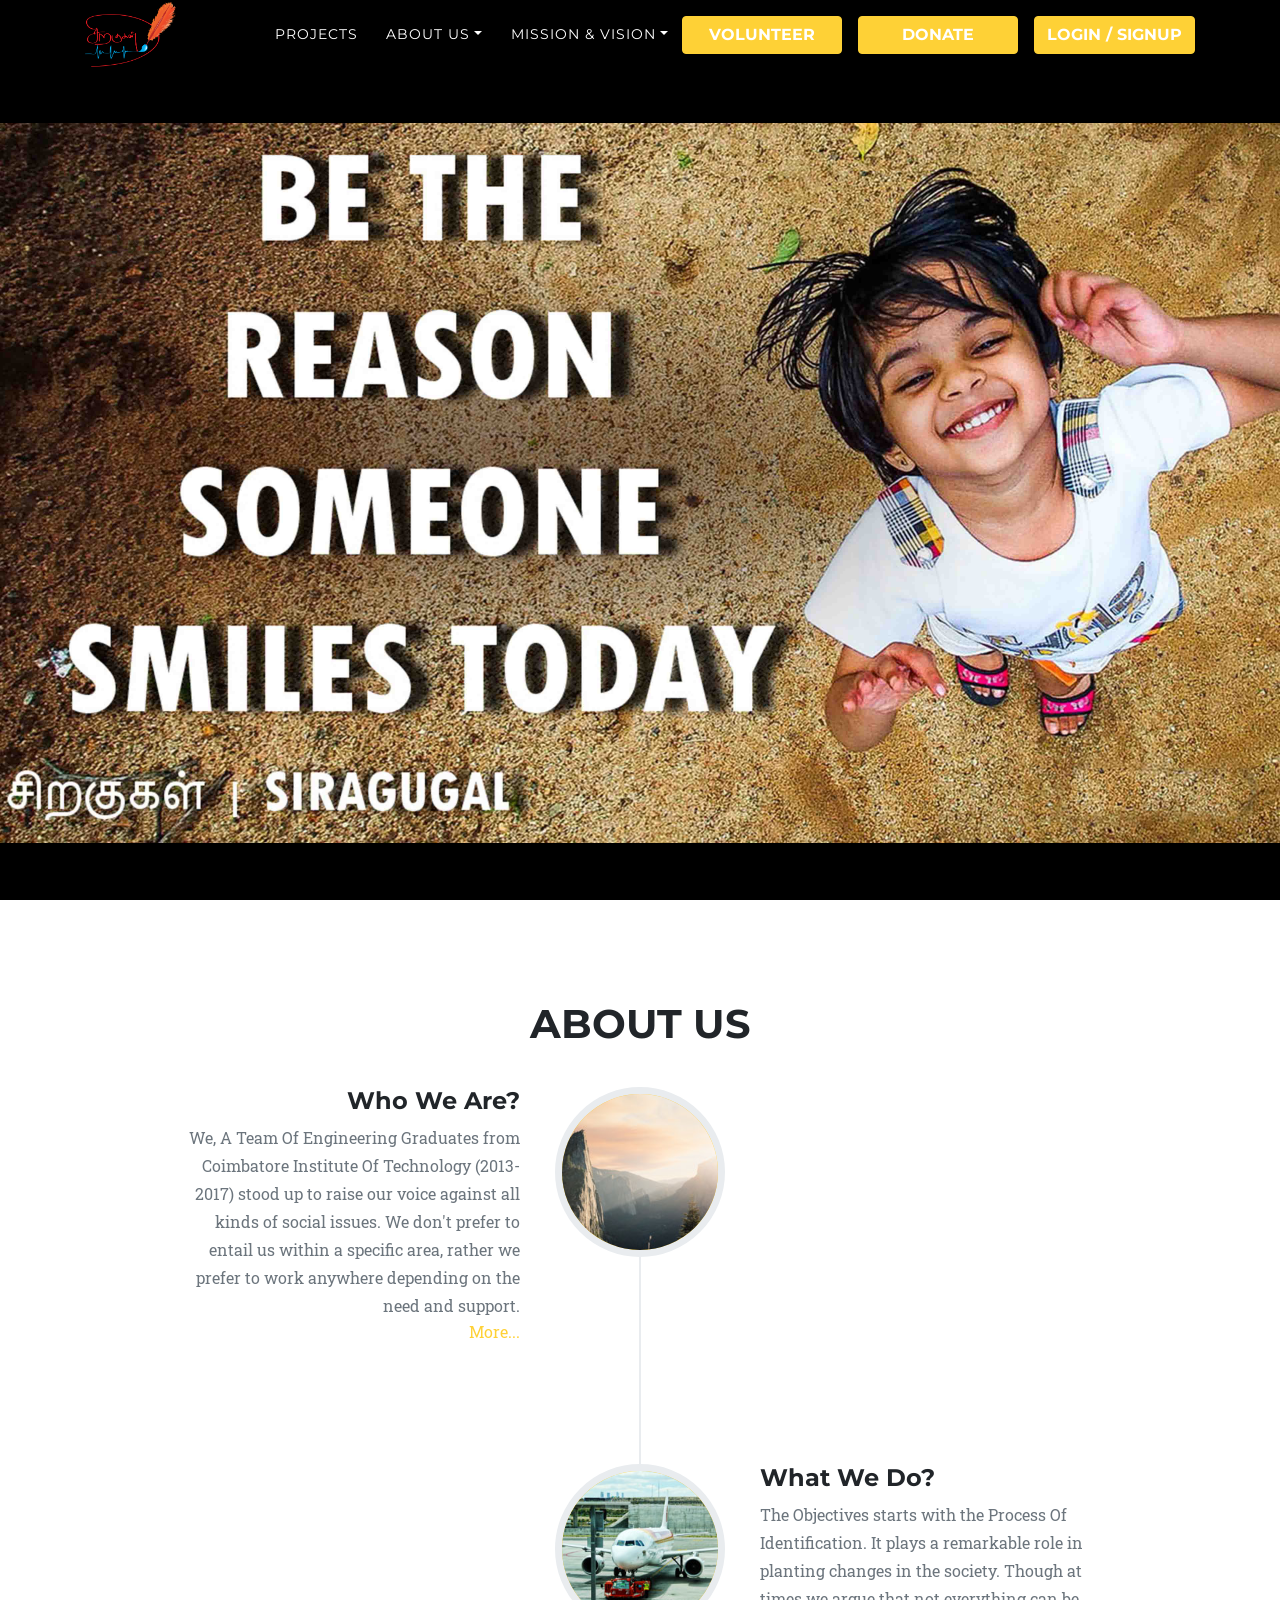
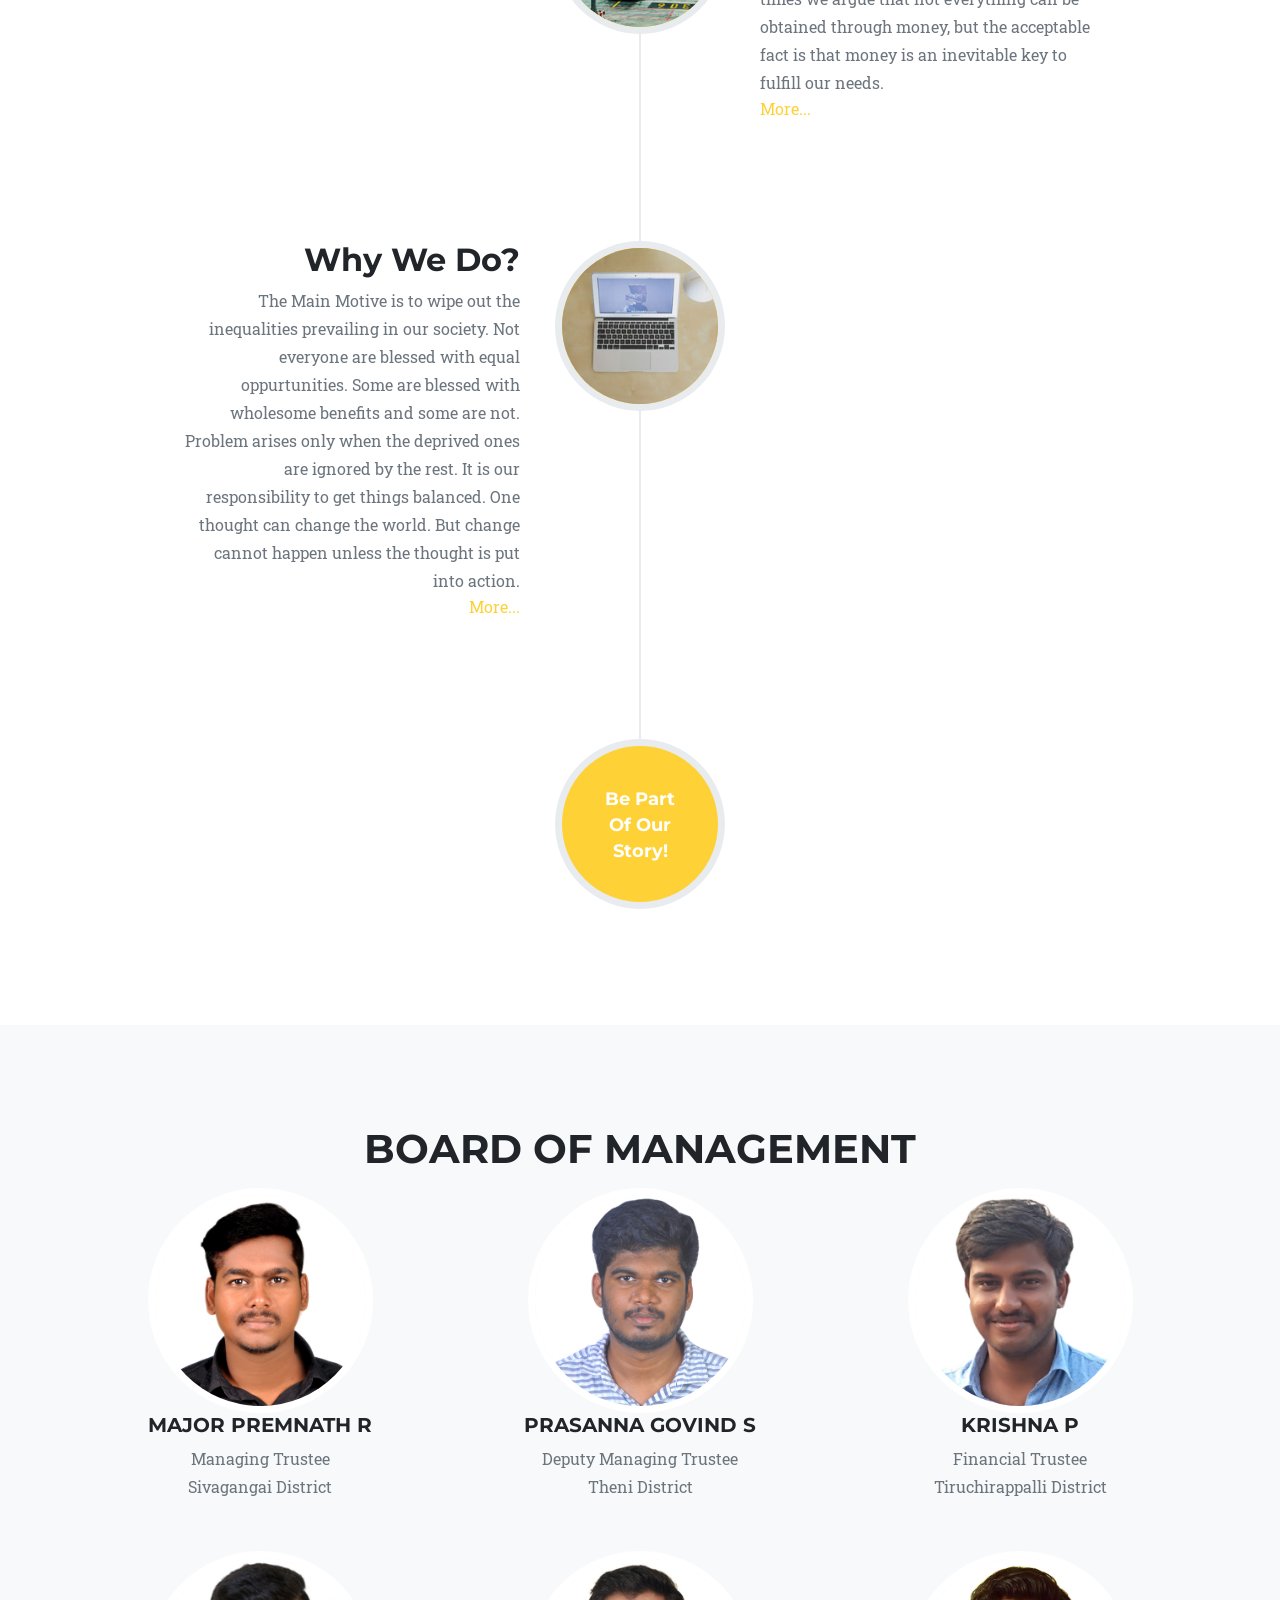
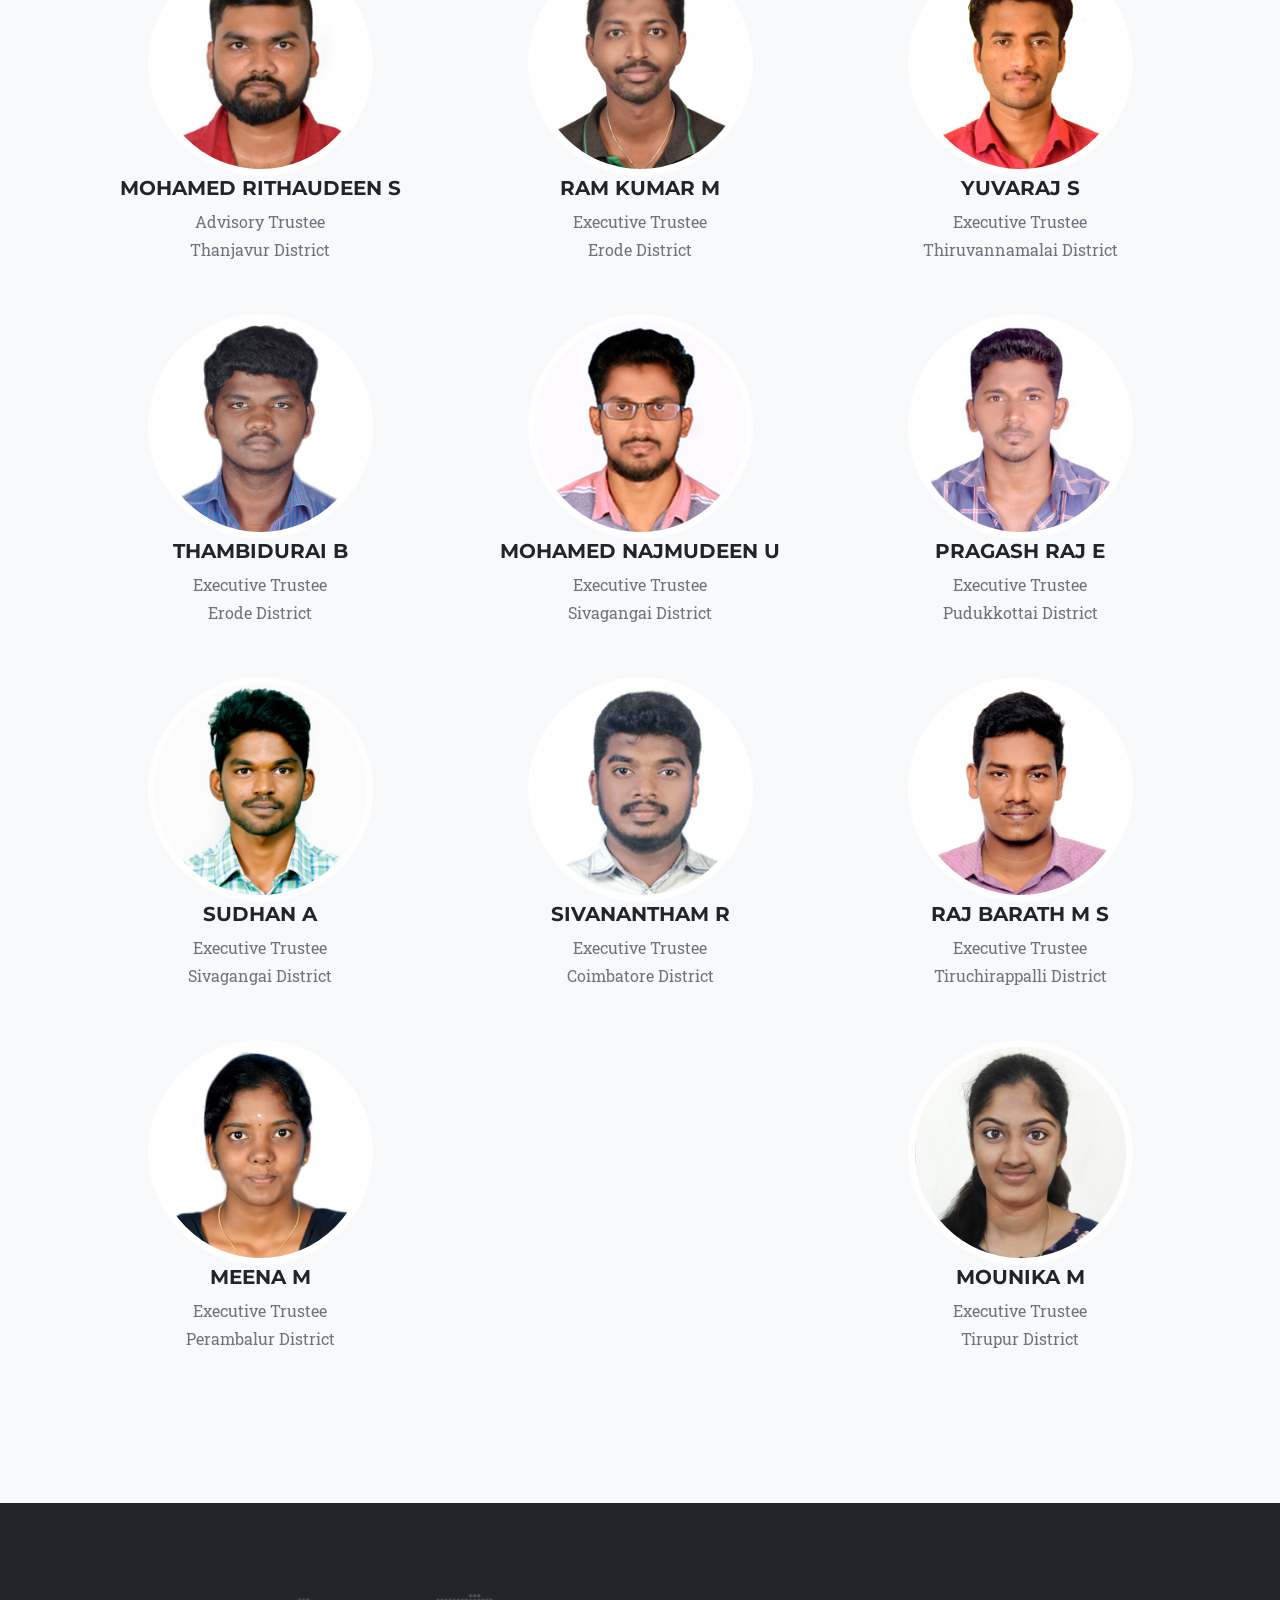
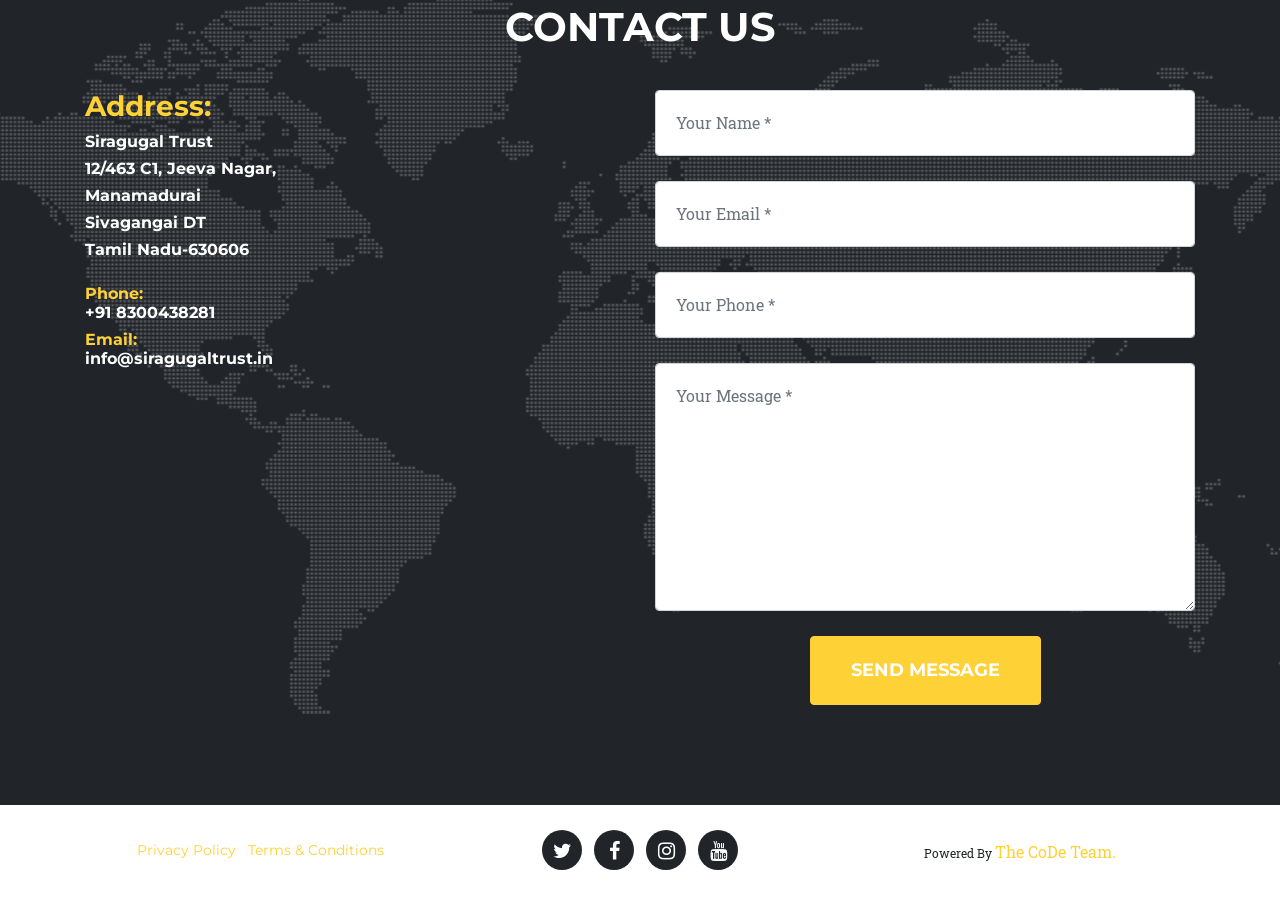
<file: index.html>
<!DOCTYPE html>
<html lang="en">

<head>

  <meta charset="utf-8">
  <meta name="viewport" content="width=device-width, initial-scale=1, shrink-to-fit=no">
  <meta name="description" content="">
  <meta name="author" content="">

  <title>Siragugal Trust !!!</title>

  <!-- Bootstrap core CSS -->
  <link href="vendor/bootstrap/css/bootstrap.min.css" rel="stylesheet">
  <link rel="icon" href="img/logo.jpg" type="image/gif" sizes="16x16">


  <!-- Custom fonts for this template -->
  <link href="vendor/font-awesome/css/font-awesome.min.css" rel="stylesheet" type="text/css">
  <link href="https://fonts.googleapis.com/css?family=Montserrat:400,700" rel="stylesheet" type="text/css">
  <link href='https://fonts.googleapis.com/css?family=Kaushan+Script' rel='stylesheet' type='text/css'>
  <link href='https://fonts.googleapis.com/css?family=Droid+Serif:400,700,400italic,700italic' rel='stylesheet' type='text/css'>
  <link href='https://fonts.googleapis.com/css?family=Roboto+Slab:400,100,300,700' rel='stylesheet' type='text/css'>

  <!-- Custom styles for this template -->
  <link href="css/home.css" rel="stylesheet">

</head>

<body id="page-top">

  <!-- Navigation -->
  <nav class="navbar navbar-expand-lg navbar-dark fixed-top" id="mainNav">
    <div class="container">
      <a class="navbar-brand js-scroll-trigger" href="home"></a>
      <button class="navbar-toggler navbar-toggler-right" type="button" data-toggle="collapse" data-target="#navbarResponsive"
        aria-controls="navbarResponsive" aria-expanded="false" aria-label="Toggle navigation">
        Menu
        <i class="fa fa-bars"></i>
      </button>
      <div class="collapse navbar-collapse" id="navbarResponsive">
        <ul class="navbar-nav text-uppercase ml-auto">
          <!-- <li class="nav-item">
            <a class="nav-link js-scroll-trigger" href="home#about">About</a>
          </li>
          <li class="nav-item">
            <a class="nav-link js-scroll-trigger" href="home#team">Key People</a>
          </li>
          <li class="nav-item">
            <a class="nav-link js-scroll-trigger" href="home#contact">Contact Us</a>
          </li> -->
          <li class="nav-item">
            <a class="nav-link " href="events">Projects</a>
          </li> 
          <li class="nav-item dropdown">
              <a class="dropdown-toggle nav-link" data-toggle="dropdown">About Us</a>
              <div class="dropdown-menu">
                <a href="#about" class="dropdown-item js-scroll-trigger">About Us</a>
                <a href="#team" class="dropdown-item js-scroll-trigger">Key People</a>
                <a href="#contact" class="dropdown-item js-scroll-trigger">Contact Us</a>
                
              </div>
          </li>
          <li class="nav-item dropdown">
              <a class="dropdown-toggle nav-link" data-toggle="dropdown">Mission &amp; Vision</a>
              <div class="dropdown-menu">
                <a href="siragugalway" class="dropdown-item">Mission &amp; Vision</a>
                <a href="siragugalway" class="dropdown-item">Siragugal Way</a>
                <!-- <a href="#" class="dropdown-item">Siragugan Way</a> -->
                
              </div>
            </li>
            <li class="nav-item">
              <div class="mt-2 mr-3 js-scroll-trigger">
                  <a class=" btn btn-primary" href="voulnteerenrollment">Volunteer</a>
              </div>

          </li>
          <li class="nav-item">
            <!-- <a class="" href="home#contact">Contact Us</a> -->
            <div class="mt-2 mr-3 js-scroll-trigger">
              <a class=" btn btn-primary" href=javascript:void(0) onclick="donate()">DONATE</a>
            </div>

          </li>

          <li class="nav-item" id="login">
            <a class="btn btn-primary text-uppercase mt-2" id="login-btn" href="login">Login / Signup</a>
            <div class="dropdown d-none" id="login-drpdwm">
              <a class="btn btn-primary dropdown-toggle mt-2" href="#" role="button" id="userName" data-toggle="dropdown" aria-haspopup="true"
                aria-expanded="false">

              </a>

              <div class="dropdown-menu" aria-labelledby="dropdownMenuLink">
                <!-- <a class="dropdown-item" href="#">Change Password</a> -->
                <a class="dropdown-item" href="userprofile">My Profile</a>
                <a class="dropdown-item" href="#" onclick="logout()">Log Out</a>
              </div>
            </div>
          </li>

        </ul>
      </div>
    </div>
  </nav>

  <!-- Header -->
  <header class="masthead">
    <div class="banner">
      <div id="carouselExampleSlidesOnly" class="carousel slide" data-ride="carousel" data-interval="4000">
        <div class="carousel-inner">
          <div class="carousel-item active">
            <img class="d-block w-100 carousal-img" src="img/1.jpg" alt="First slide">
          </div>
          <div class="carousel-item">
            <img class="d-block carousal-img w-100" src="img/2.jpg" alt="Second slide">
          </div>
          <div class="carousel-item">
            <img class="d-block carousal-img w-100" src="img/3.jpg" alt="Third slide">
          </div>
          <div class="carousel-item">
            <img class="d-block carousal-img w-100" src="img/4.jpg" alt="Third slide">
          </div>
          <div class="carousel-item">
            <img class="d-block carousal-img w-100" src="img/5.jpg" alt="Third slide">
          </div>
        </div>
      </div>
      <div class="intro-text">

      </div>
    </div>
  </header>

  <!-- About -->
  <section id="about">
    <div class="container">
      <div class="row mb-4">
        <div class="col-lg-12 text-center">
          <h2 class="section-heading text-uppercase">About Us</h2>
        </div>
      </div>
      <div class="row">
        <div class="col-lg-12">
          <ul class="timeline">
            <li>
              <div class="timeline-image">
                <img class="rounded-circle img-fluid" src="img/about/1.jpg" alt="">
              </div>
              <div class="timeline-panel">
                <div class="timeline-heading">
                  <h4 class="subheading">Who We Are?</h4>
                </div>
                <div class="timeline-body">
                  <p class="text-muted">We, A Team Of Engineering Graduates from Coimbatore Institute Of Technology (2013-2017)
                      stood up to raise our voice against all kinds of social issues. We don't prefer to entail us within
                      a specific area, rather we prefer to work anywhere depending on the need and support.</p>
                  <a href="javascript:void(0)" onclick="whoweshow()">More...</a>
                  <div class="overlay whoweare hide text-left" id="whoweare">
                    <div class="p-5 mt-sm- container">
                      <h2 class="subheading text-center my-sm-5">WHO WE ARE?</h2>
                      <p>Siragugal Trust is a registered Public Charitable Trust with recognition of Reg. No. 8/2018 registered
                        at Manamadurai SRO, Sivagangai District, Tamilnadu.</p>
                      <p>The Idea of starting a Trust came into existence by a common discussion among a set of friends from
                        Coimbatore Institute Of Technology graduated in the period of 2013 - 2017. The peer discussion ended
                        with a conclusion that something has to be done to the students studying in our institution belonging
                        to economically weaker section. </p>
                      <p>As a result, We, A Team Of Engineering Graduates from Coimbatore Institute Of Technology (2013-2017)
                        stood up to raise our voice against all kinds of social issues. We don't prefer to entail us within
                        a specific area, rather we prefer to work anywhere depending on the need and support. </p>
                      <p>Though the People Of Siragugal Trust engaged themselves in various professions for their living, they
                        are equally concerned towards the trust as well.</p>
                      <p>Important thing one need to understand is that this trust was initially started aimed at helping the
                        necessitous students of Coimbatore Institute Of Technology but we never try to limit ourselves within
                        that particular framework. We are ready to support and voice out against any Social upheavals and
                        focus on all facets of society which demands attention.</p>
                      <p class="text-right">
                        <a href="javascript:void(0)" onclick="whowehide()">close</a>
                      </p>
                    </div>
                  </div>
                </div>
              </div>
            </li>
            <li class="timeline-inverted">
              <div class="timeline-image">
                <img class="rounded-circle img-fluid" src="img/about/2.jpg" alt="">
              </div>
              <div class="timeline-panel">
                <div class="timeline-heading">

                  <h4 class="subheading">What We Do?</h4>
                </div>
                <div class="timeline-body">
                  <p class="text-muted">The Objectives starts with the Process Of Identification. It plays a remarkable role in planting changes
                      in the society. Though at times we argue that not everything can be obtained through money, but the
                      acceptable fact is that money is an inevitable key to fulfill our needs.</p>
                  <a href="javascript:void(0)" onclick="whatweshow()">More...</a>
                  <div class="overlay whoweare hide text-left" id="whatwedo">
                    <div class="p-5 mt-sm-5 container">
                      <h2 class="subheading text-center my-sm-5">WHAT WE DO ?</h2>
                      <p>The Objectives starts with the Process Of Identification. It plays a remarkable role in planting changes
                        in the society. Though at times we argue that not everything can be obtained through money, but the
                        acceptable fact is that money is an inevitable key to fulfill our needs. </p>
                      <p>The process of identification involves collecting a detailed report after visiting the concerned place
                        in person and We also check the credibility of the problem. And then it is conveyed to our board
                        for their suggestion and approval. Finally we take up an issue or assignment only after thorough
                        discussions considering various aspects of the issue. We are passionate about the work we do and
                        utmost care and diligence will be contributed from every one of us to complete the work in the stipulated
                        time.
                      </p>
                      <p>Fundraising is the significant part that follows identification. As you all know fund is a key ingredient
                        in any process. We entirely depend on the people who are part of the Siragugal, and the distant friends
                        who are generous enough to facilitate us in this noble cause. We cordially invite all who are reading
                        this or who have the deepest spirit to serve the society to join us and lend us your support either
                        through your funds or through your valuable participation. </p>
                      <p>As a final step, we, The Board Of Siragugal pledge you that we will spend the wholesome of money raised
                        only for the cause identified without leaving behind even a single penny. </p>
                      <p>
                        Hereby we stress that we maintain a transparent report of the money spent and anyone who are associated with the trust can
                        approach us seeking information. And also we reaffirm that we take a decision only after due consultation
                        with all our team members and we provide them full authority to indicate our mistakes, in case any.
                      </p>
                      <p class="text-right">
                        <a href="javascript:void(0)" onclick="whatwehide()">close</a>
                      </p>
                    </div>
                  </div>
                </div>
              </div>
            </li>
            <li>
              <div class="timeline-image">
                <img class="rounded-circle img-fluid" src="img/about/3.jpg" alt="">
              </div>
              <div class="timeline-panel">
                <div class="timeline-heading">

                  <h2 class="subheading">Why We Do?</h2>
                </div>
                <div class="timeline-body">
                  <p class="text-muted"> The Main Motive is to wipe out the inequalities prevailing in our society. Not everyone are blessed with equal oppurtunities.
                      Some are blessed with wholesome benefits and some are not. Problem arises only when the deprived
                      ones are ignored by the rest. It is our responsibility to get things balanced. One thought can change
                      the world. But change cannot happen unless the thought is put into action.</p>
                  <a href="javascript:void(0)" onclick="whyweshow()">More...</a>
                  <div class="overlay whoweare hide text-left" id="whywedo">
                    <div class="p-5 mt-sm-5 container">
                      <h4 class="subheading text-center my-sm-5">WHY WE DO ?</h4>
                      <p>
                        The Main Motive is to wipe out the inequalities prevailing in our society. Not everyone are blessed with equal oppurtunities.
                        Some are blessed with wholesome benefits and some are not. Problem arises only when the deprived
                        ones are ignored by the rest. It is our responsibility to get things balanced. One thought can change
                        the world. But change cannot happen unless the thought is put into action.
                      </p>
                      <p>Something is worth better than nothing and everything is possible with unity and strength. Action is
                        the most powerful key to success.</p>
                      <p>Everything starts from an individual. We started ! You ?</p>
                      <p class="text-right">
                        <a href="javascript:void(0)" onclick="whywehide()">close</a>
                      </p>
                    </div>
                  </div>
                </div>
              </div>
            </li>
            <li class="timeline-inverted">
              <div class="timeline-image">
                <h4>Be Part
                  <br>Of Our
                  <br>Story!</h4>
              </div>
            </li>
          </ul>
        </div>
      </div>
    </div>
  </section>

  <!-- Team -->
  <section class="bg-light" id="team">
    <div class="container">
      <div class="row">
        <div class="col-lg-12 text-center">
          <h2 class="section-heading text-uppercase">Board of Management</h2>
        </div>
      </div>
      <div class="row">
        <div class="col-sm-4">
          <div class="team-member">
            <img class="mx-auto rounded-circle" src="img/team/1.jpg" alt="">
            <h5>MAJOR PREMNATH R</h5>
            <p class="text-muted mb-0">Managing Trustee</p>
            <p class="text-muted">Sivagangai District</p>
          </div>
        </div>
        <div class="col-sm-4">
          <div class="team-member">
            <img class="mx-auto rounded-circle" src="img/team/2.jpg" alt="">
            <h5>PRASANNA GOVIND S</h5>
            <p class="text-muted mb-0">Deputy Managing Trustee</p>
            <p class="text-muted">Theni District</p>
          </div>
        </div>
        <div class="col-sm-4">
          <div class="team-member">
            <img class="mx-auto rounded-circle" src="img/team/3.jpg" alt="">
            <h5>KRISHNA P</h5>
            <p class="text-muted mb-0">Financial Trustee</p>
            <p class="text-muted">Tiruchirappalli District</p>
          </div>
        </div>
      </div>
      <div class="row">
        <div class="col-sm-4">
          <div class="team-member">
            <img class="mx-auto rounded-circle" src="img/team/4.jpg" alt="">
            <h5>MOHAMED RITHAUDEEN S</h5>
            <p class="text-muted mb-0">Advisory Trustee</p>
            <p class="text-muted">Thanjavur District</p>
          </div>
        </div>
        <div class="col-sm-4">
          <div class="team-member">
            <img class="mx-auto rounded-circle" src="img/team/5.jpg" alt="">
            <h5>RAM KUMAR M</h5>
            <p class="text-muted mb-0">Executive Trustee</p>
            <p class="text-muted">Erode District</p>
          </div>
        </div>
        <div class="col-sm-4">
          <div class="team-member">
            <img class="mx-auto rounded-circle" src="img/team/6.jpg" alt="">
            <h5>YUVARAJ S</h5>
            <p class="text-muted mb-0">Executive Trustee</p>
            <p class="text-muted">Thiruvannamalai District</p>
          </div>
        </div>
      </div>
      <div class="row">
        <div class="col-sm-4">
          <div class="team-member">
            <img class="mx-auto rounded-circle" src="img/team/7.jpg" alt="">
            <h5>THAMBIDURAI B</h5>
            <p class="text-muted mb-0">Executive Trustee</p>
            <p class="text-muted">Erode District</p>
          </div>
        </div>
        <div class="col-sm-4">
          <div class="team-member">
            <img class="mx-auto rounded-circle" src="img/team/8.jpg" alt="">
            <h5>MOHAMED NAJMUDEEN U</h5>
            <p class="text-muted mb-0">Executive Trustee</p>
            <p class="text-muted">Sivagangai District</p>
          </div>
        </div>
        <div class="col-sm-4">
          <div class="team-member">
            <img class="mx-auto rounded-circle" src="img/team/9.jpg" alt="">
            <h5>PRAGASH RAJ E</h5>
            <p class="text-muted mb-0">Executive Trustee</p>
            <p class="text-muted">Pudukkottai District</p>
          </div>
        </div>
      </div>
      <div class="row">
        <div class="col-sm-4">
          <div class="team-member">
            <img class="mx-auto rounded-circle" src="img/team/10.jpg" alt="">
            <h5>SUDHAN A</h5>
            <p class="text-muted mb-0">Executive Trustee</p>
            <p class="text-muted">Sivagangai District</p>
          </div>
        </div>
        <div class="col-sm-4">
          <div class="team-member">
            <img class="mx-auto rounded-circle" src="img/team/11.jpg" alt="">
            <h5>SIVANANTHAM R</h5>
            <p class="text-muted mb-0">Executive Trustee</p>
            <p class="text-muted">Coimbatore District</p>
          </div>
        </div>
        <div class="col-sm-4">
          <div class="team-member">
            <img class="mx-auto rounded-circle" src="img/team/12.jpg" alt="">
            <h5>RAJ BARATH M S</h5>
            <p class="text-muted mb-0">Executive Trustee</p>
            <p class="text-muted">Tiruchirappalli District</p>
          </div>
        </div>
      </div>
      <div class="row">
        <div class="col-sm-4">
          <div class="team-member">
            <img class="mx-auto rounded-circle" src="img/team/13.jpg" alt="">
            <h5>MEENA M</h5>
            <p class="text-muted mb-0">Executive Trustee</p>
            <p class="text-muted">Perambalur District</p>
          </div>
        </div>
        <div class="col-sm-4 offset-sm-4">
          <div class="team-member">
            <img class="mx-auto rounded-circle" src="img/team/14.jpg" alt="">
            <h5>MOUNIKA M</h5>
            <p class="text-muted mb-0">Executive Trustee</p>
            <p class="text-muted">Tirupur District</p>

          </div>
        </div>
      </div>

    </div>
  </section>

  <!-- Contact -->
  <section id="contact">
    <div class="container">
      <div class="row mb-4">
        <div class="col-lg-12 text-center">
          <h2 class="section-heading text-uppercase">Contact Us</h2>
        </div>
      </div>
      <div class="row">
        <div class="col-lg-12">
          <form id="contactForm" name="sentMessage" novalidate="novalidate">
            <div class="row">
              <div class="col-md-6 address">
                <h3>Address:</h3>
                <h6>Siragugal Trust</h6>
                <h6>12/463 C1, Jeeva Nagar,</h6>
                <h6>Manamadurai</h6>
                <h6>Sivagangai DT</h6>
                <h6>Tamil Nadu-630606</h6>
                <h6 class="mt-4">
                  <span>Phone: </span>+91 8300438281</h6>
                <h6>
                  <span>Email: </span>info@siragugaltrust.in</h6>
              </div>
              <div class="col-md-6">
                <div class="form-group">
                  <input class="form-control" id="name" type="text" placeholder="Your Name *" required="required" data-validation-required-message="Please enter your name.">
                  <p class="help-block text-danger"></p>
                </div>
                <div class="form-group">
                  <input class="form-control" id="email" type="email" placeholder="Your Email *" required="required" data-validation-required-message="Please enter your email address.">
                  <p class="help-block text-danger"></p>
                </div>
                <div class="form-group">
                  <input class="form-control" id="phone" type="tel" placeholder="Your Phone *" required="required" data-validation-required-message="Please enter your phone number.">
                  <p class="help-block text-danger"></p>
                </div>
                <div class="form-group">
                  <textarea class="form-control" id="message" placeholder="Your Message *" required="required" data-validation-required-message="Please enter a message."></textarea>
                  <p class="help-block text-danger"></p>
                </div>
                <div class="col-lg-12 text-center">
                  <div id="success"></div>
                  <button id="sendMessageButton" class="btn btn-primary btn-xl text-uppercase" type="submit">Send Message</button>
                </div>
              </div>
              <div class="clearfix"></div>

            </div>
          </form>
        </div>
      </div>
    </div>
  </section>

  <!-- Footer -->
  <footer>
    <div class="container">
      <div class="row">
        <div class="col-md-4">
            <ul class="list-inline quicklinks">
                <li class="list-inline-item">
                  <a href="privacypolicy">Privacy Policy</a>
                </li>
                <li class="list-inline-item">
                  <a href="termsandcond">Terms &amp; Conditions</a>
                </li>
              </ul>
        </div>
        <div class="col-md-4">
          <ul class="list-inline social-buttons">
            <li class="list-inline-item">
              <a href="https://twitter.com/Siragugal2serve" target="_blank">
                <i class="fa fa-twitter"></i>
              </a>
            </li>
            <li class="list-inline-item">
              <a href="https://www.facebook.com/SiragugalTrust" target="_blank">
                <i class="fa fa-facebook"></i>
              </a>
            </li>
            <li class="list-inline-item">
              <a href="https://www.instagram.com/SiragugalTrust" target="_blank">
                <i class="fa fa-instagram"></i>
              </a>
            </li>
            <li class="list-inline-item">
              <a href="https://www.youtube.com/SiragugalTrust" target="_blank">
                <i class="fa fa-youtube"></i>
              </a>
            </li>
          </ul>
        </div>
        <div class="col-md-4">

          <label class="our-team">Powered By
            <span class="our-team">The CoDe Team.</span>
          </label>
        </div>
      </div>
    </div>
  </footer>

  <!-- maintainance -->
  <!-- <div class="maintanance" id="maintain">
    <div class="card">
      <div class="card-body">
        <h5 class="card-title text-center">Website is currently under testing.</h5>
        <p class="card-text text-center">Click OK to continue</p>
        <div class="text-center">
          <a href="#" class="btn btn-primary" onclick="closeMaintainance()">Ok</a>
        </div>
      </div>
    </div>
  </div> -->

  <!-- Bootstrap core JavaScript -->
  <script src="vendor/jquery/jquery.min.js"></script>
  <script src="vendor/bootstrap/js/bootstrap.bundle.min.js"></script>

  <!-- Plugin JavaScript -->
  <script src="vendor/jquery-easing/jquery.easing.min.js"></script>

  <!-- Contact form JavaScript -->
  <script src="js/jqBootstrapValidation.js"></script>
  <script src="js/contact_me.js"></script>

  <!-- Custom scripts for this template -->
  <script src="js/agency.js"></script>

</body>

</html>
</file>
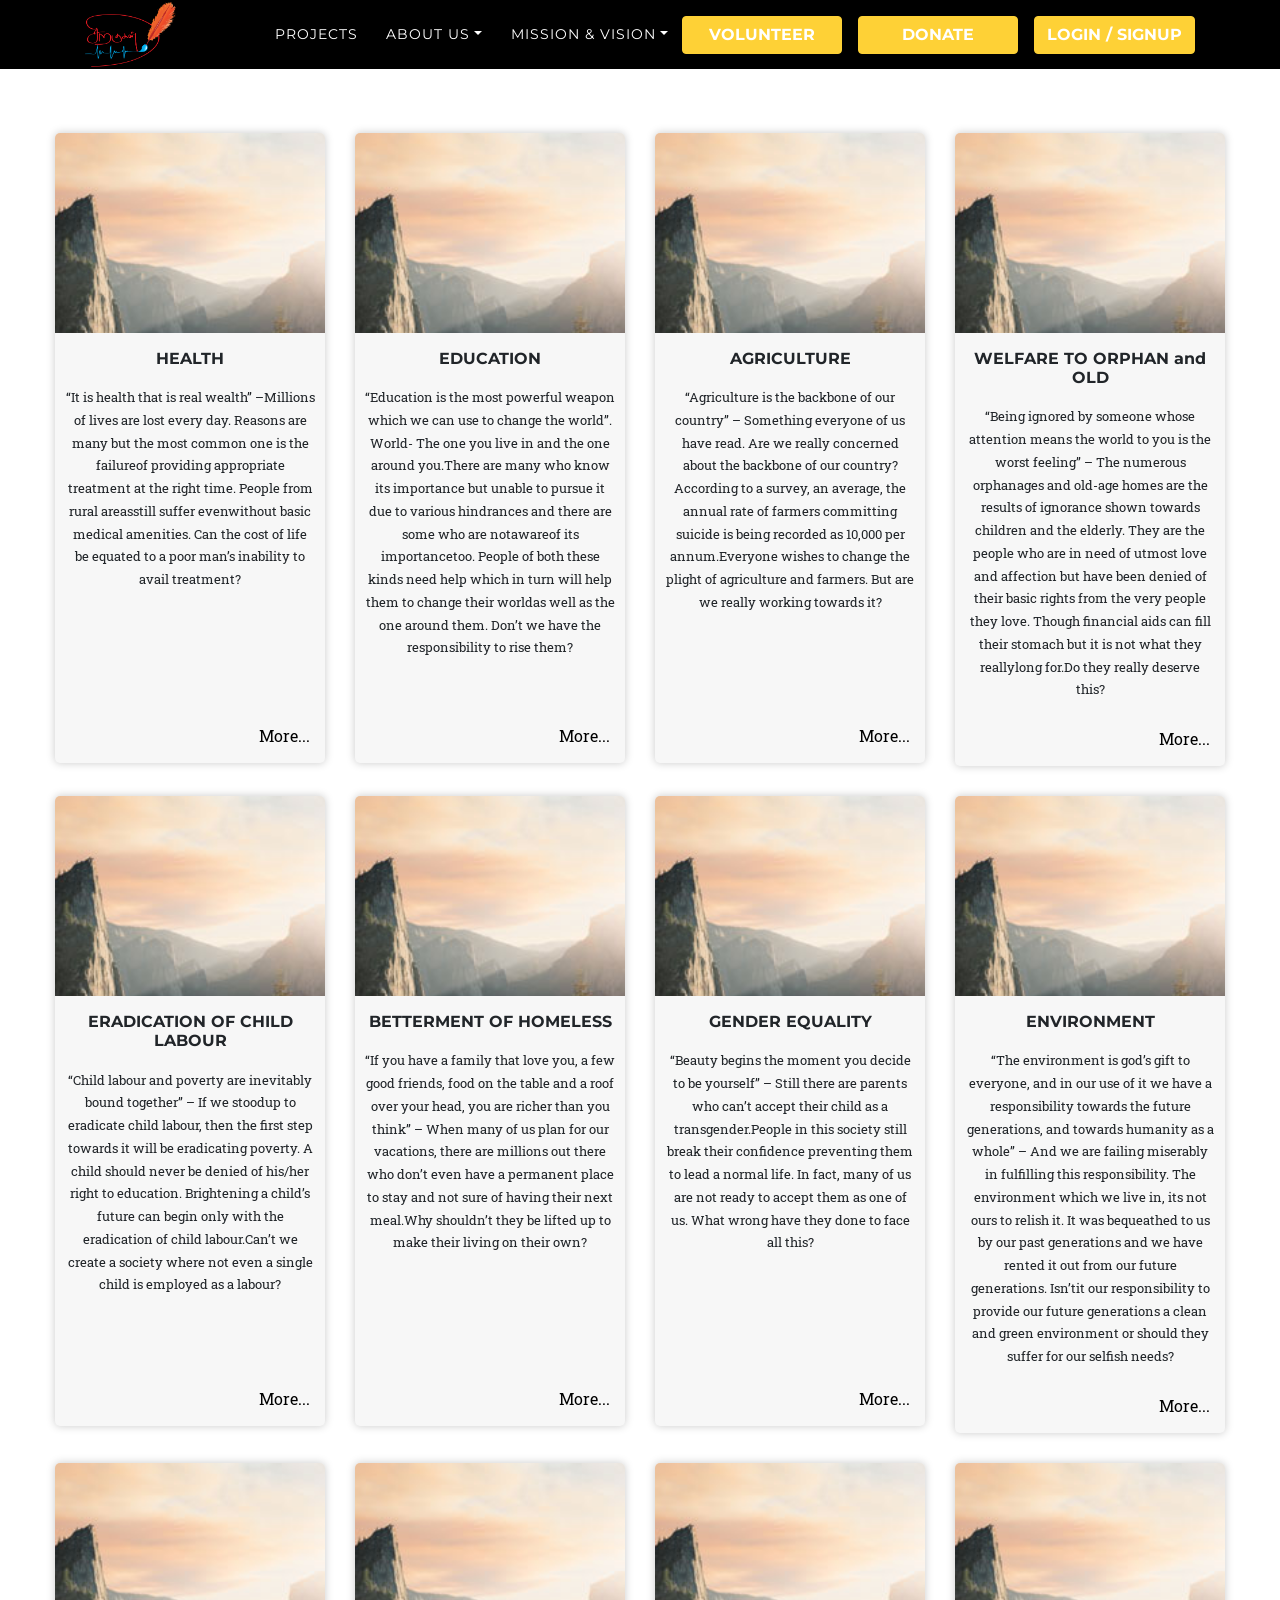
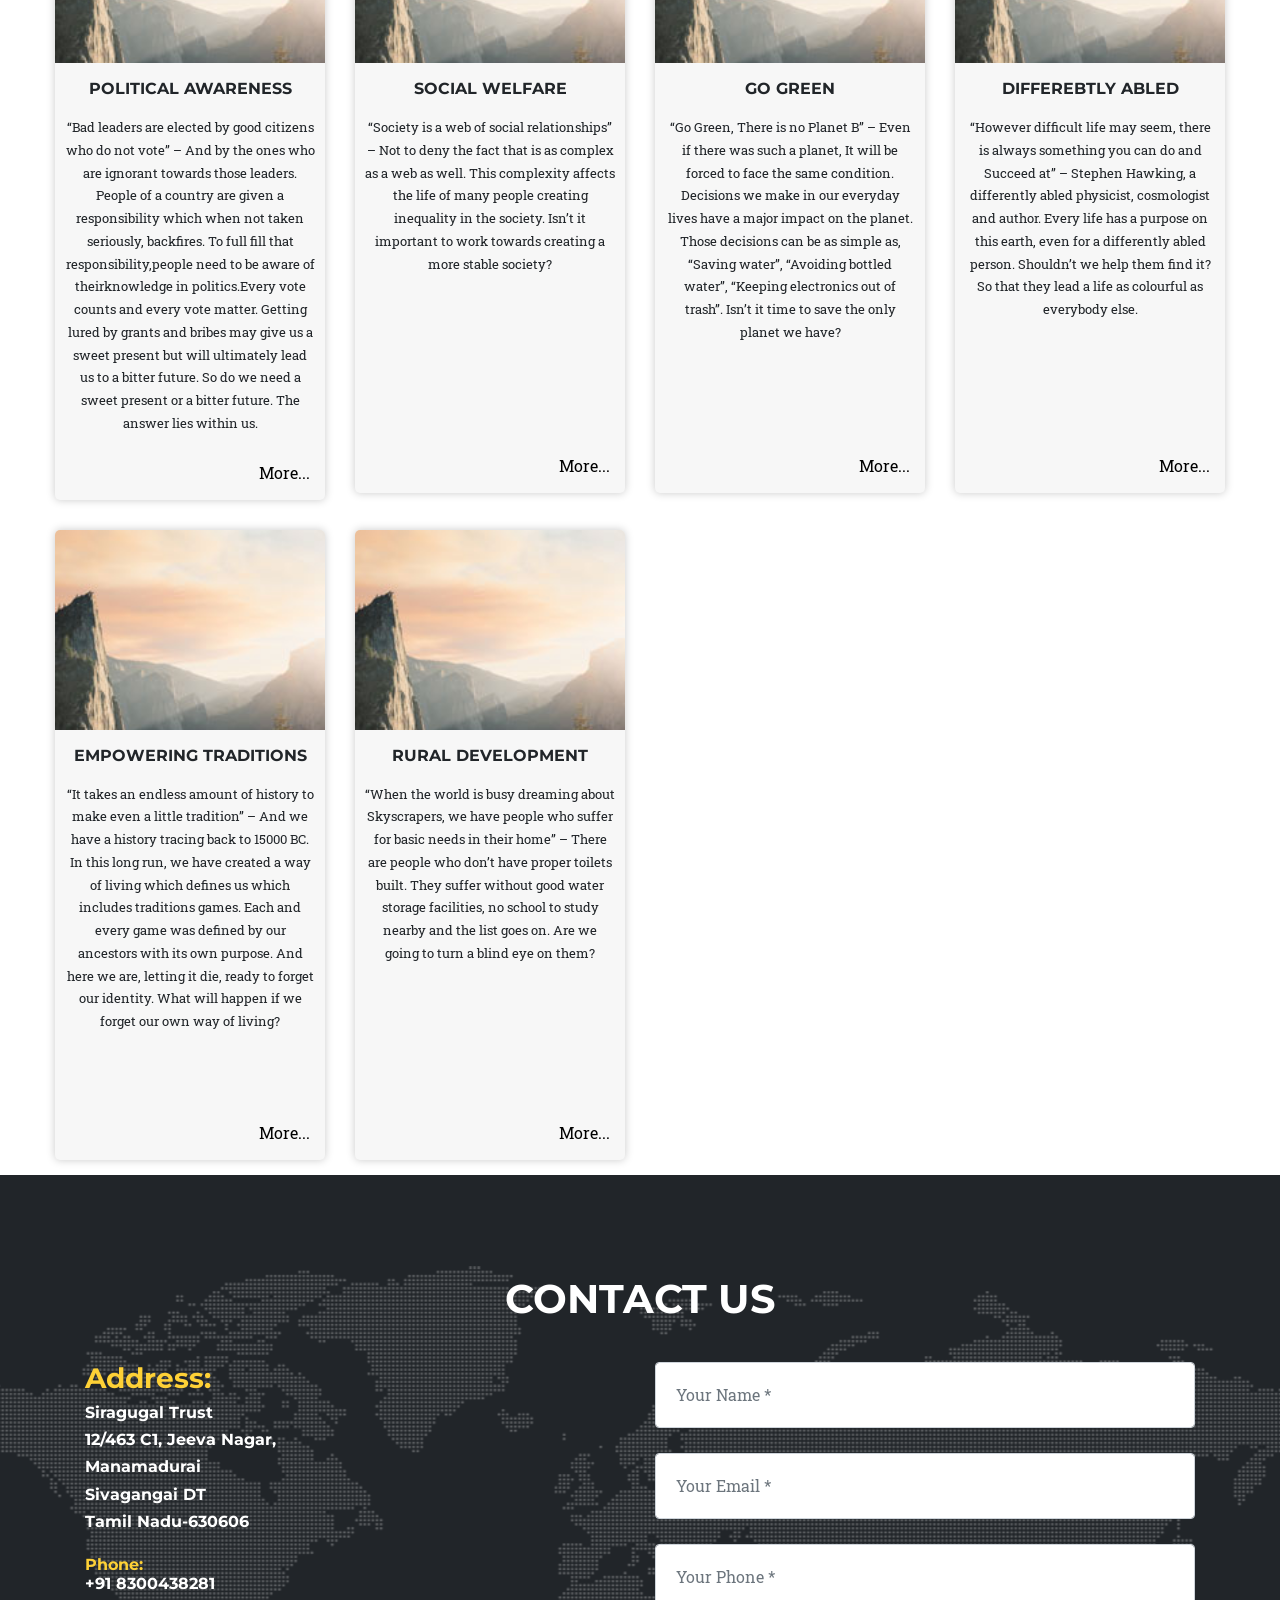
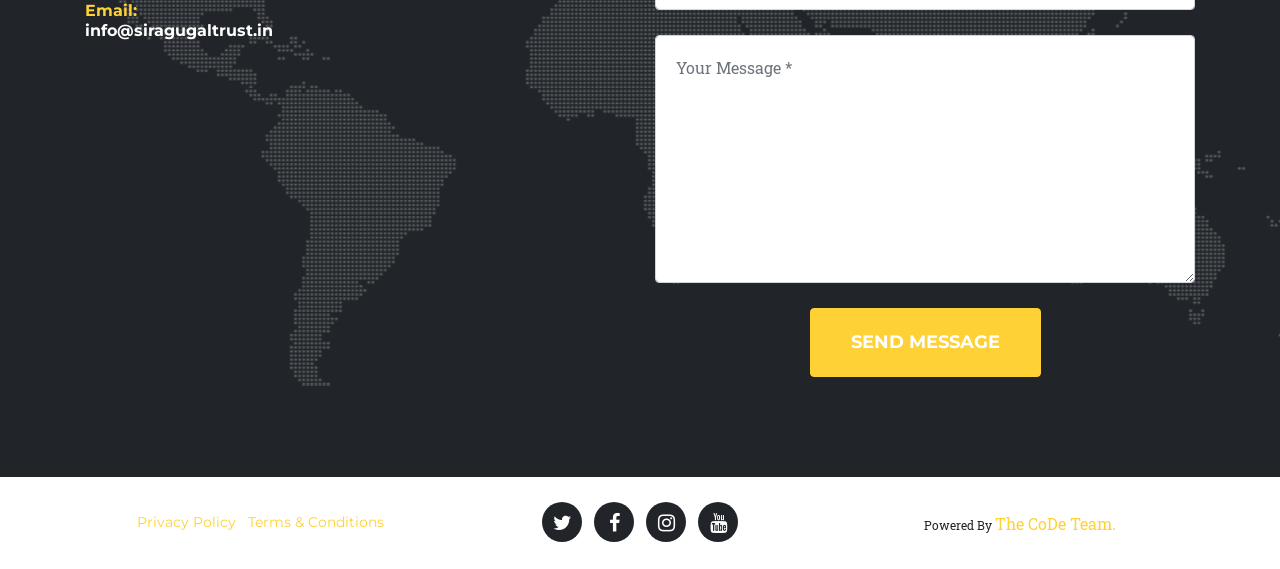
<file: events.html>
<!DOCTYPE html>
<html lang="en">

<head>

    <meta charset="utf-8">
    <meta name="viewport" content="width=device-width, initial-scale=1, shrink-to-fit=no">
    <meta name="description" content="">
    <meta name="author" content="">

    <title>Siragugal Trust !!!</title>

    <!-- Bootstrap core CSS -->
    <link href="vendor/bootstrap/css/bootstrap.min.css" rel="stylesheet">
    <link rel="icon" href="img/logo.jpg" type="image/gif" sizes="16x16">


    <!-- Custom fonts for this template -->
    <link href="vendor/font-awesome/css/font-awesome.min.css" rel="stylesheet" type="text/css">
    <link href="https://fonts.googleapis.com/css?family=Montserrat:400,700" rel="stylesheet" type="text/css">
    <link href='https://fonts.googleapis.com/css?family=Kaushan+Script' rel='stylesheet' type='text/css'>
    <link href='https://fonts.googleapis.com/css?family=Droid+Serif:400,700,400italic,700italic' rel='stylesheet' type='text/css'>
    <link href='https://fonts.googleapis.com/css?family=Roboto+Slab:400,100,300,700' rel='stylesheet' type='text/css'>

    <!-- Custom styles for this template -->
    <link href="css/home.css" rel="stylesheet">
    <link href="css/event.css" rel="stylesheet">


</head>

<body>

    <!-- Navigation -->
    <nav class="navbar navbar-expand-lg navbar-dark fixed-top" id="mainNav">
        <div class="container">
            <a class="navbar-brand js-scroll-trigger" href="home"></a>
            <button class="navbar-toggler navbar-toggler-right" type="button" data-toggle="collapse" data-target="#navbarResponsive"
                aria-controls="navbarResponsive" aria-expanded="false" aria-label="Toggle navigation">
                Menu
                <i class="fa fa-bars"></i>
            </button>
            <div class="collapse navbar-collapse" id="navbarResponsive">
                <ul class="navbar-nav text-uppercase ml-auto">
                    <li class="nav-item">
                        <a class="nav-link" href="events">Projects</a>
                    </li>
                    <li class="nav-item dropdown">
                        <a class="dropdown-toggle nav-link" data-toggle="dropdown">About Us</a>
                        <div class="dropdown-menu">
                            <a href="home#about" class="dropdown-item js-scroll-trigger">About Us</a>
                            <a href="home#team" class="dropdown-item js-scroll-trigger">Key People</a>
                            <a href="home#contact" class="dropdown-item js-scroll-trigger">Contact Us</a>

                        </div>
                    </li>
                    <li class="nav-item dropdown">
                        <a class="dropdown-toggle nav-link" data-toggle="dropdown">Mission &amp; Vision</a>
                        <div class="dropdown-menu">
                            <a href="siragugalway" class="dropdown-item">Mission &amp; Vision</a>
                            <a href="siragugalway" class="dropdown-item">Siragugal Way</a>

                        </div>
                    </li>
                    <li class="nav-item">
                        <div class="mt-2 mr-3 js-scroll-trigger">
                            <a class=" btn btn-primary" href="voulnteerenrollment">Volunteer</a>
                        </div>

                    </li>
                    <li class="nav-item">
                        <div class="mt-2 mr-3 js-scroll-trigger">
                            <a class=" btn btn-primary" href=javascript:void(0) onclick="donate()">DONATE</a>
                        </div>

                    </li>

                    <li class="nav-item" id="login">
                        <a class="btn btn-primary text-uppercase mt-2" id="login-btn" href="login">Login / Signup</a>
                        <div class="dropdown d-none" id="login-drpdwm">
                            <a class="btn btn-primary dropdown-toggle mt-2" href="#" role="button" id="userName" data-toggle="dropdown" aria-haspopup="true"
                                aria-expanded="false">

                            </a>

                            <div class="dropdown-menu" aria-labelledby="dropdownMenuLink">
                                <a class="dropdown-item" href="userprofile">My Profile</a>
                                <a class="dropdown-item" href="#" onclick="logout()">Log Out</a>
                            </div>
                        </div>
                    </li>

                </ul>
            </div>
        </div>
    </nav>



    <!-- <div class="event-wrapper">
        <div id="accordion">
            <div class="card">
                <div class="card-header" id="headingOne">
                    <h5 class="mb-0">
                        <button class="btn btn-link" data-toggle="collapse" data-target="#collapseOne" aria-expanded="true" aria-controls="collapseOne">
                           Education
                        </button>
                    </h5>
                </div>
    
                <div id="collapseOne" class="collapse show" aria-labelledby="headingOne" data-parent="#accordion">
                    <div class="card-body">
                        Anim pariatur cliche reprehenderit, enim eiusmod high life accusamus terry richardson ad squid. 3 wolf moon officia aute,
                        non cupidatat skateboard dolor brunch. Food truck quinoa nesciunt laborum eiusmod. Brunch 3 wolf moon
                        tempor, sunt aliqua put a bird on it squid single-origin coffee nulla assumenda shoreditch et. Nihil
                        anim keffiyeh helvetica, craft beer labore wes anderson cred nesciunt sapiente ea proident. Ad vegan
                        excepteur butcher vice lomo. Leggings occaecat craft beer farm-to-table, raw denim aesthetic synth nesciunt
                        you probably haven't heard of them accusamus labore sustainable VHS.
                    </div>
                </div>
            </div>
            <div class="card">
                <div class="card-header" id="headingTwo">
                    <h5 class="mb-0">
                        <button class="btn btn-link collapsed" data-toggle="collapse" data-target="#collapseTwo" aria-expanded="false" aria-controls="collapseTwo">
                            Welfare
                        </button>
                    </h5>
                </div>
                <div id="collapseTwo" class="collapse" aria-labelledby="headingTwo" data-parent="#accordion">
                    <div class="card-body">
                        Anim pariatur cliche reprehenderit, enim eiusmod high life accusamus terry richardson ad squid. 3 wolf moon officia aute,
                        non cupidatat skateboard dolor brunch. Food truck quinoa nesciunt laborum eiusmod. Brunch 3 wolf moon
                        tempor, sunt aliqua put a bird on it squid single-origin coffee nulla assumenda shoreditch et. Nihil
                        anim keffiyeh helvetica, craft beer labore wes anderson cred nesciunt sapiente ea proident. Ad vegan
                        excepteur butcher vice lomo. Leggings occaecat craft beer farm-to-table, raw denim aesthetic synth nesciunt
                        you probably haven't heard of them accusamus labore sustainable VHS.
                    </div>
                </div>
            </div>
            <div class="card">
                <div class="card-header" id="headingThree">
                    <h5 class="mb-0">
                        <button class="btn btn-link collapsed" data-toggle="collapse" data-target="#collapseThree" aria-expanded="false" aria-controls="collapseThree">
                            Medical
                        </button>
                    </h5>
                </div>
                <div id="collapseThree" class="collapse" aria-labelledby="headingThree" data-parent="#accordion">
                    <div class="card-body">
                        Anim pariatur cliche reprehenderit, enim eiusmod high life accusamus terry richardson ad squid. 3 wolf moon officia aute,
                        non cupidatat skateboard dolor brunch. Food truck quinoa nesciunt laborum eiusmod. Brunch 3 wolf moon
                        tempor, sunt aliqua put a bird on it squid single-origin coffee nulla assumenda shoreditch et. Nihil
                        anim keffiyeh helvetica, craft beer labore wes anderson cred nesciunt sapiente ea proident. Ad vegan
                        excepteur butcher vice lomo. Leggings occaecat craft beer farm-to-table, raw denim aesthetic synth nesciunt
                        you probably haven't heard of them accusamus labore sustainable VHS.
                    </div>
                </div>
            </div>
        </div>   
    </div> -->

    <div class="event-wrapper">
                <div class="events">
            <div class="event-cards">
                <div class="event-tile-img"></div>
                <h5 class="mt-3">HEALTH</h5>
                <p>“It is health that is real wealth” –Millions of lives are lost every day. Reasons are many but the most common
                    one is the failureof providing appropriate treatment at the right time. People from rural areasstill
                    suffer evenwithout basic medical amenities. Can the cost of life be equated to a poor man’s inability
                    to avail treatment?</p>
                <a href="medical">More...</a>

            </div>
        </div>
        <div class="events">
            <div class="event-cards">
                <div class="event-tile-img"></div>
                <h5 class="mt-3">EDUCATION</h5>
                <p>
                    “Education is the most powerful weapon which we can use to change the world”. World- The one you live in and the one around
                    you.There are many who know its importance but unable to pursue it due to various hindrances and there
                    are some who are notawareof its importancetoo. People of both these kinds need help which in turn will
                    help them to change their worldas well as the one around them. Don’t we have the responsibility to rise
                    them?
                </p>
                <a href="javascript:void(0)">More...</a>
            </div>
        </div>
        <div class="events">
            <div class="event-cards">
                <div class="event-tile-img"></div>
                <h5 class="mt-3">AGRICULTURE</h5>
                <p>“Agriculture is the backbone of our country” – Something everyone of us have read. Are we really concerned
                    about the backbone of our country? According to a survey, an average, the annual rate of farmers committing
                    suicide is being recorded as 10,000 per annum.Everyone wishes to change the plight of agriculture and
                    farmers. But are we really working towards it?</p>
                <a href="javascript:void(0)">More...</a>

            </div>
        </div>
        <div class="events">
            <div class="event-cards">
                <div class="event-tile-img"></div>
                <h5 class="mt-3">WELFARE TO ORPHAN and OLD</h5>
                <p>“Being ignored by someone whose attention means the world to you is the worst feeling” – The numerous orphanages
                    and old-age homes are the results of ignorance shown towards children and the elderly. They are the people
                    who are in need of utmost love and affection but have been denied of their basic rights from the very
                    people they love. Though financial aids can fill their stomach but it is not what they reallylong for.Do
                    they really deserve this?</p>
                <a href="javascript:void(0)">More...</a>
            </div>
        </div>
        <div class="events">
            <div class="event-cards">
                <div class="event-tile-img"></div>
                <h5 class="mt-3">ERADICATION OF CHILD LABOUR</h5>
                <p>“Child labour and poverty are inevitably bound together” – If we stoodup to eradicate child labour, then
                    the first step towards it will be eradicating poverty. A child should never be denied of his/her right
                    to education. Brightening a child’s future can begin only with the eradication of child labour.Can’t
                    we create a society where not even a single child is employed as a labour? </p>
                <a href="javascript:void(0)">More...</a>

            </div>
        </div>

        <div class="events">
            <div class="event-cards">
                <div class="event-tile-img"></div>
                <h5 class="mt-3">BETTERMENT OF HOMELESS</h5>
                <p>“If you have a family that love you, a few good friends, food on the table and a roof over your head, you
                    are richer than you think” – When many of us plan for our vacations, there are millions out there who
                    don’t even have a permanent place to stay and not sure of having their next meal.Why shouldn’t they be
                    lifted up to make their living on their own? </p>
                <a href="javascript:void(0)">More...</a>
            </div>
        </div>
        <div class="events">
            <div class="event-cards">
                <div class="event-tile-img"></div>
                <h5 class="mt-3">GENDER EQUALITY</h5>
                <p>“Beauty begins the moment you decide to be yourself” – Still there are parents who can’t accept their child
                    as a transgender.People in this society still break their confidence preventing them to lead a normal
                    life. In fact, many of us are not ready to accept them as one of us. What wrong have they done to face
                    all this? </p>
                <a href="javascript:void(0)">More...</a>
                    

            </div>
        </div>
        <div class="events">
            <div class="event-cards">
                <div class="event-tile-img"></div>
                <h5 class="mt-3">ENVIRONMENT</h5>
                <p>“The environment is god’s gift to everyone, and in our use of it we have a responsibility towards the future
                    generations, and towards humanity as a whole” – And we are failing miserably in fulfilling this responsibility.
                    The environment which we live in, its not ours to relish it. It was bequeathed to us by our past generations
                    and we have rented it out from our future generations. Isn’tit our responsibility to provide our future
                    generations a clean and green environment or should they suffer for our selfish needs?</p>
                <a href="javascript:void(0)">More...</a>
            </div>
        </div>
        <div class="events">
            <div class="event-cards">
                <div class="event-tile-img"></div>
                <h5 class="mt-3">POLITICAL AWARENESS</h5>
                <p>“Bad leaders are elected by good citizens who do not vote” – And by the ones who are ignorant towards those
                    leaders. People of a country are given a responsibility which when not taken seriously, backfires. To
                    full fill that responsibility,people need to be aware of theirknowledge in politics.Every vote counts
                    and every vote matter. Getting lured by grants and bribes may give us a sweet present but will ultimately
                    lead us to a bitter future. So do we need a sweet present or a bitter future. The answer lies within
                    us.
                </p>
                <a href="javascript:void(0)">More...</a>

            </div>
        </div>
        <div class="events">
            <div class="event-cards">
                <div class="event-tile-img"></div>
                <h5 class="mt-3">SOCIAL WELFARE</h5>
                <p>“Society is a web of social relationships” – Not to deny the fact that is as complex as a web as well. This
                    complexity affects the life of many people creating inequality in the society. Isn’t it important to
                    work towards creating a more stable society?</p>
                <a href="javascript:void(0)">More...</a>

            </div>
        </div>
        <div class="events">
            <div class="event-cards">
                <div class="event-tile-img"></div>
                <h5 class="mt-3">GO GREEN</h5>
                <p>“Go Green, There is no Planet B” – Even if there was such a planet, It will be forced to face the same condition.
                    Decisions we make in our everyday lives have a major impact on the planet. Those decisions can be as
                    simple as, “Saving water”, “Avoiding bottled water”, “Keeping electronics out of trash”. Isn’t it time
                    to save the only planet we have?</p>
                <a href="javascript:void(0)">More...</a>

            </div>
        </div>
        <div class="events">
            <div class="event-cards">
                <div class="event-tile-img"></div>
                <h5 class="mt-3">DIFFEREBTLY ABLED</h5>
                <p>“However difficult life may seem, there is always something you can do and Succeed at” – Stephen Hawking,
                    a differently abled physicist, cosmologist and author. Every life has a purpose on this earth, even for
                    a differently abled person. Shouldn’t we help them find it? So that they lead a life as colourful as
                    everybody else.</p>
                <a href="javascript:void(0)">More...</a>

            </div>
        </div>
        <div class="events">
            <div class="event-cards">
                <div class="event-tile-img"></div>
                <h5 class="mt-3">EMPOWERING TRADITIONS</h5>
                <p>“It takes an endless amount of history to make even a little tradition” – And we have a history tracing back
                    to 15000 BC. In this long run, we have created a way of living which defines us which includes traditions
                    games. Each and every game was defined by our ancestors with its own purpose. And here we are, letting
                    it die, ready to forget our identity. What will happen if we forget our own way of living?</p>
                <a href="javascript:void(0)">More...</a>

            </div>
        </div>
        <div class="events">
            <div class="event-cards">
                <div class="event-tile-img"></div>
                <h5 class="mt-3">RURAL DEVELOPMENT</h5>
                <p>“When the world is busy dreaming about Skyscrapers, we have people who suffer for basic needs in their home”
                    – There are people who don’t have proper toilets built. They suffer without good water storage facilities,
                    no school to study nearby and the list goes on. Are we going to turn a blind eye on them?</p>
                <a href="javascript:void(0)">More...</a>

            </div>
        </div>
    </div>
    <section id="contact">
            <div class="container">
              <div class="row mb-4">
                <div class="col-lg-12 text-center">
                  <h2 class="section-heading text-uppercase">Contact Us</h2>
                </div>
              </div>
              <div class="row">
                <div class="col-lg-12">
                  <form id="contactForm" name="sentMessage" novalidate="novalidate">
                    <div class="row">
                      <div class="col-md-6 address">
                        <h3>Address:</h3>
                        <h6>Siragugal Trust</h6>
                        <h6>12/463 C1, Jeeva Nagar,</h6>
                        <h6>Manamadurai</h6>
                        <h6>Sivagangai DT</h6>
                        <h6>Tamil Nadu-630606</h6>
                        <h6 class="mt-4">
                          <span>Phone: </span>+91 8300438281</h6>
                        <h6>
                          <span>Email: </span>info@siragugaltrust.in</h6>
                      </div>
                      <div class="col-md-6">
                        <div class="form-group">
                          <input class="form-control" id="name" type="text" placeholder="Your Name *" required="required" data-validation-required-message="Please enter your name.">
                          <p class="help-block text-danger"></p>
                        </div>
                        <div class="form-group">
                          <input class="form-control" id="email" type="email" placeholder="Your Email *" required="required" data-validation-required-message="Please enter your email address.">
                          <p class="help-block text-danger"></p>
                        </div>
                        <div class="form-group">
                          <input class="form-control" id="phone" type="tel" placeholder="Your Phone *" required="required" data-validation-required-message="Please enter your phone number.">
                          <p class="help-block text-danger"></p>
                        </div>
                        <div class="form-group">
                          <textarea class="form-control" id="message" placeholder="Your Message *" required="required" data-validation-required-message="Please enter a message."></textarea>
                          <p class="help-block text-danger"></p>
                        </div>
                        <div class="col-lg-12 text-center">
                          <div id="success"></div>
                          <button id="sendMessageButton" class="btn btn-primary btn-xl text-uppercase" type="submit">Send Message</button>
                        </div>
                      </div>
                      <div class="clearfix"></div>
        
                    </div>
                  </form>
                </div>
              </div>
            </div>
          </section>
          <footer>
                <div class="container">
                    <div class="row">
                        <div class="col-md-4">
                            <ul class="list-inline quicklinks">
                                <li class="list-inline-item">
                                    <a href="privacypolicy">Privacy Policy</a>
                                </li>
                                <li class="list-inline-item">
                                    <a href="termsandcond">Terms &amp; Conditions</a>
                                </li>
                            </ul>
                        </div>
                        <div class="col-md-4">
                            <ul class="list-inline social-buttons">
                                <li class="list-inline-item">
                                    <a href="https://twitter.com/Siragugal2serve" target="_blank">
                                        <i class="fa fa-twitter"></i>
                                    </a>
                                </li>
                                <li class="list-inline-item">
                                    <a href="https://www.facebook.com/SiragugalTrust" target="_blank">
                                        <i class="fa fa-facebook"></i>
                                    </a>
                                </li>
                                <li class="list-inline-item">
                                    <a href="https://www.instagram.com/SiragugalTrust" target="_blank">
                                        <i class="fa fa-instagram"></i>
                                    </a>
                                </li>
                                <li class="list-inline-item">
                                    <a href="https://www.youtube.com/SiragugalTrust" target="_blank">
                                        <i class="fa fa-youtube"></i>
                                    </a>
                                </li>
                            </ul>
                        </div>
                        <div class="col-md-4">
        
                            <label class="our-team">Powered By
                                <span class="our-team">The CoDe Team.</span>
                            </label>
                        </div>
                    </div>
                </div>
            </footer>
    <!-- Bootstrap core JavaScript -->
    <script src="vendor/jquery/jquery.min.js"></script>
    <script src="vendor/bootstrap/js/bootstrap.bundle.min.js"></script>

    <!-- Plugin JavaScript -->
    <script src="vendor/jquery-easing/jquery.easing.min.js"></script>

    <!-- Contact form JavaScript
    <script src="js/jqBootstrapValidation.js"></script>
    <script src="js/contact_me.js"></script> -->
    <script src="js/agency.js"></script>
    <script src="js/index.js"></script>


</body>

</html>
</file>
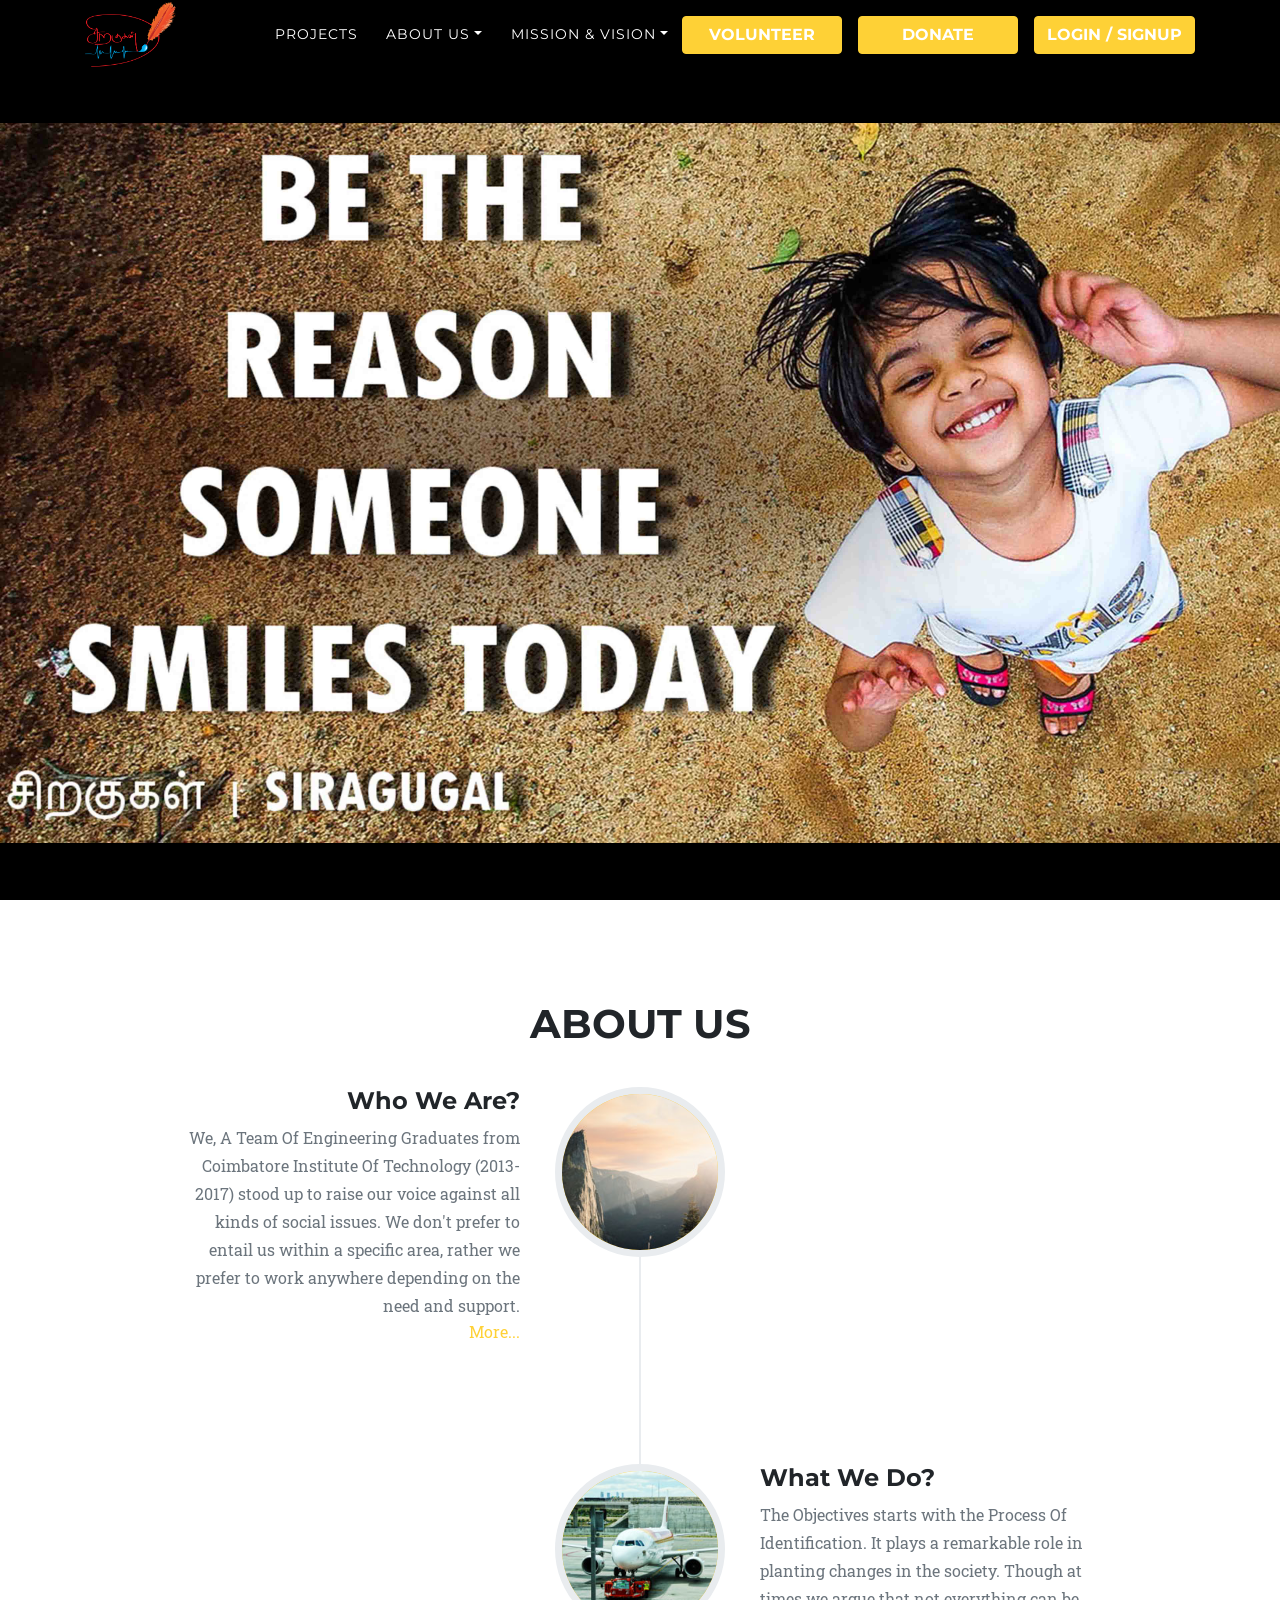
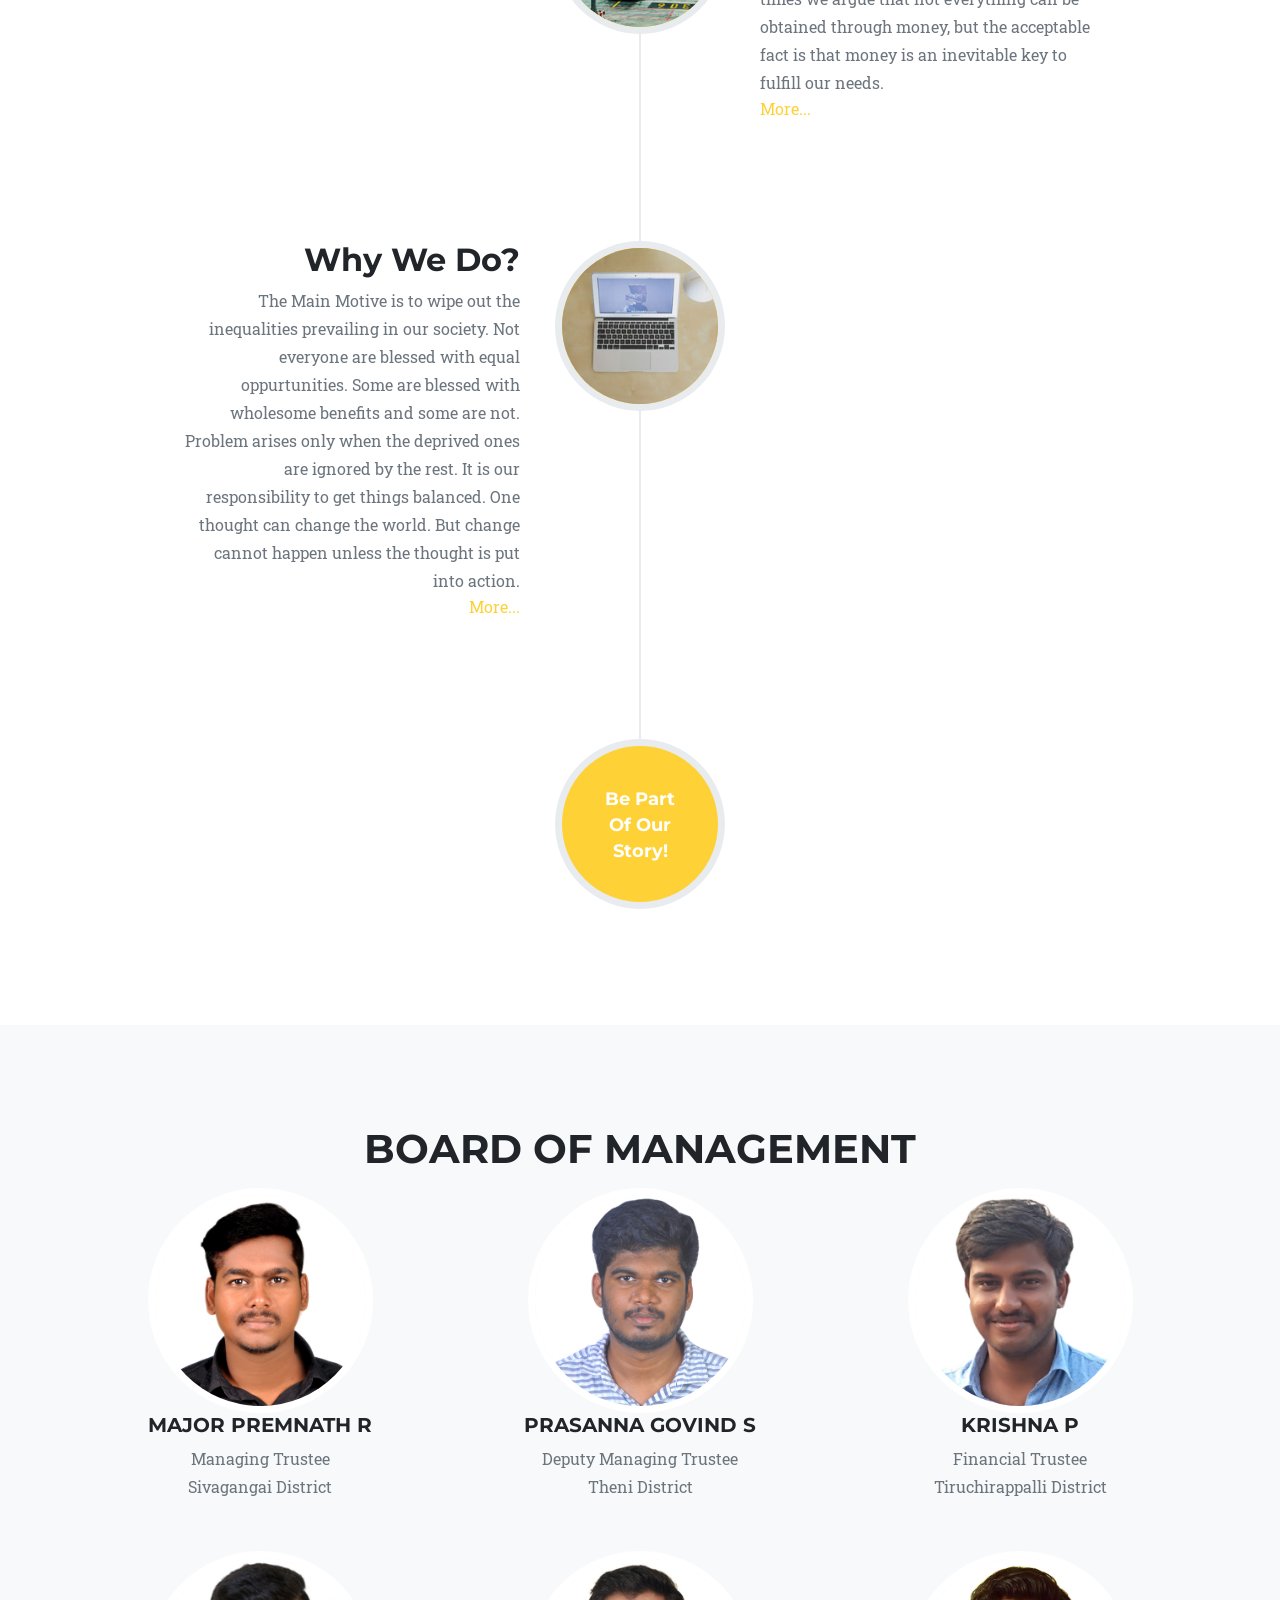
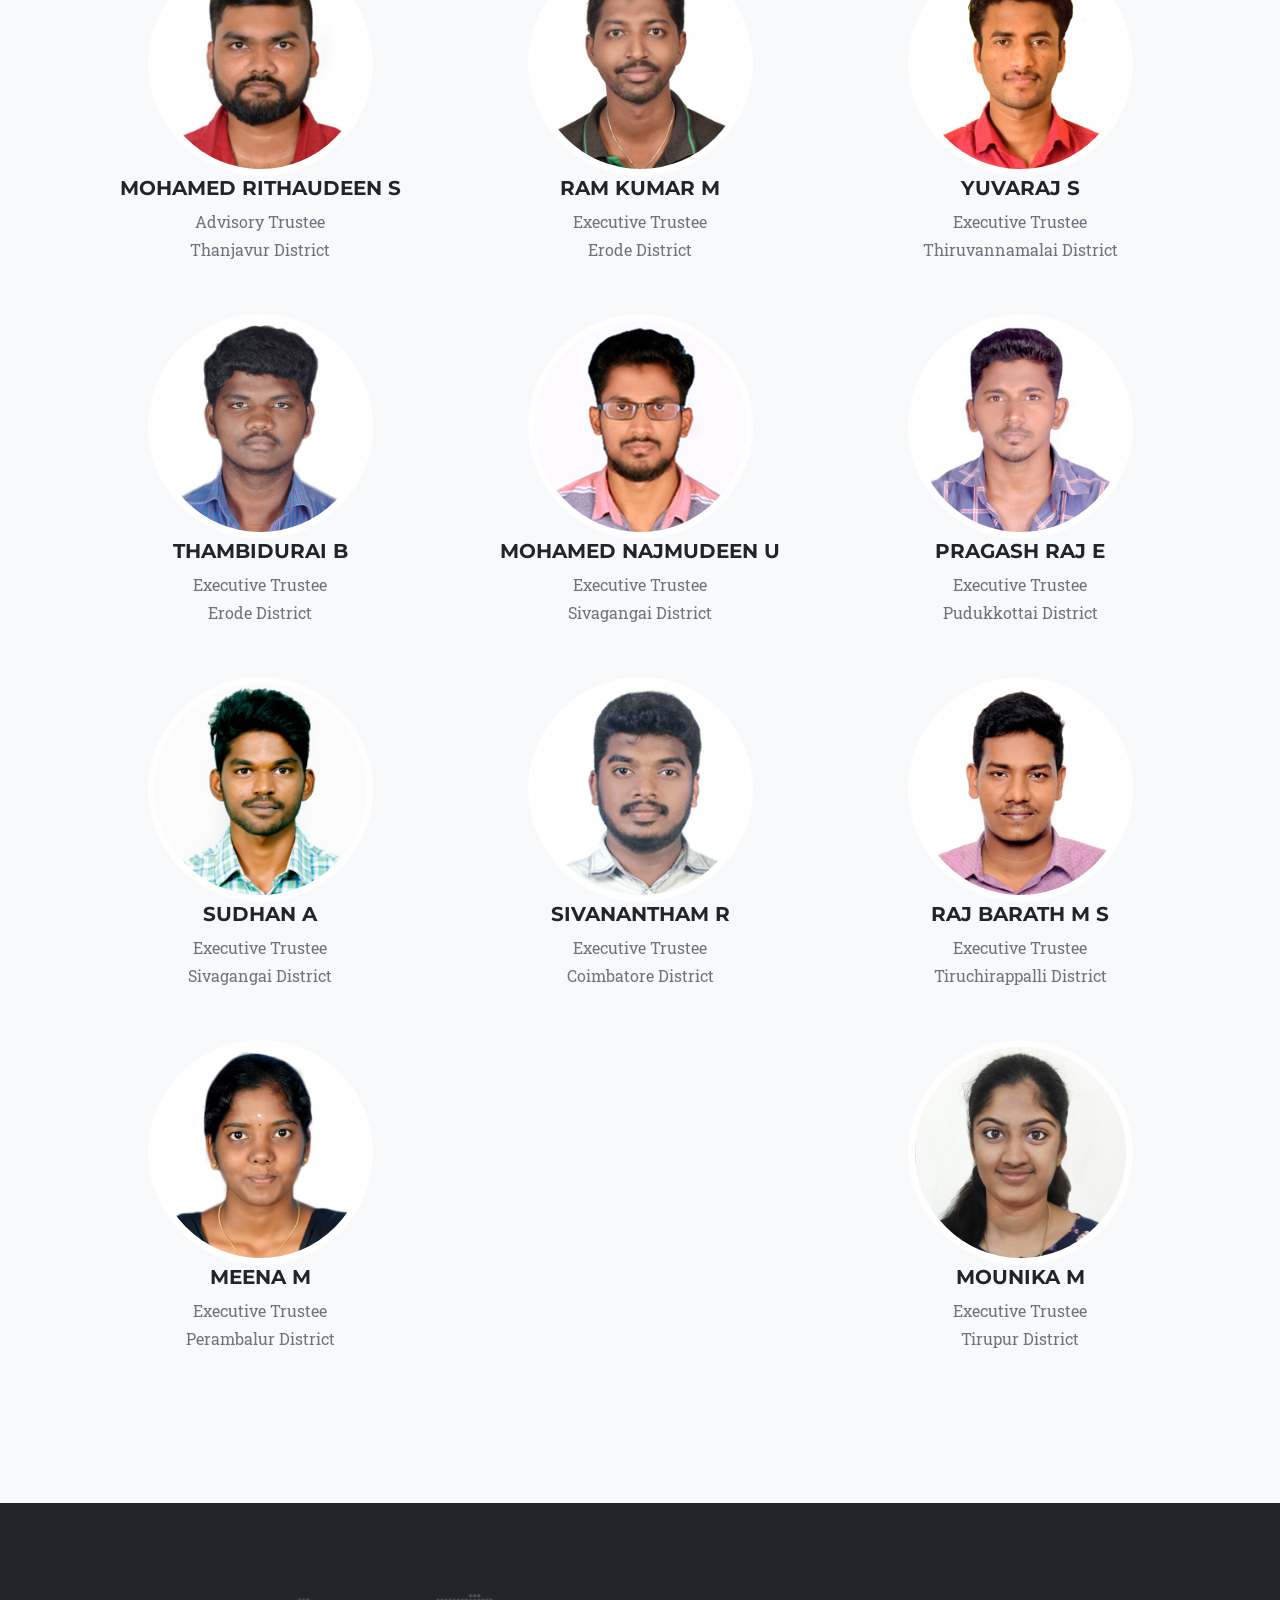
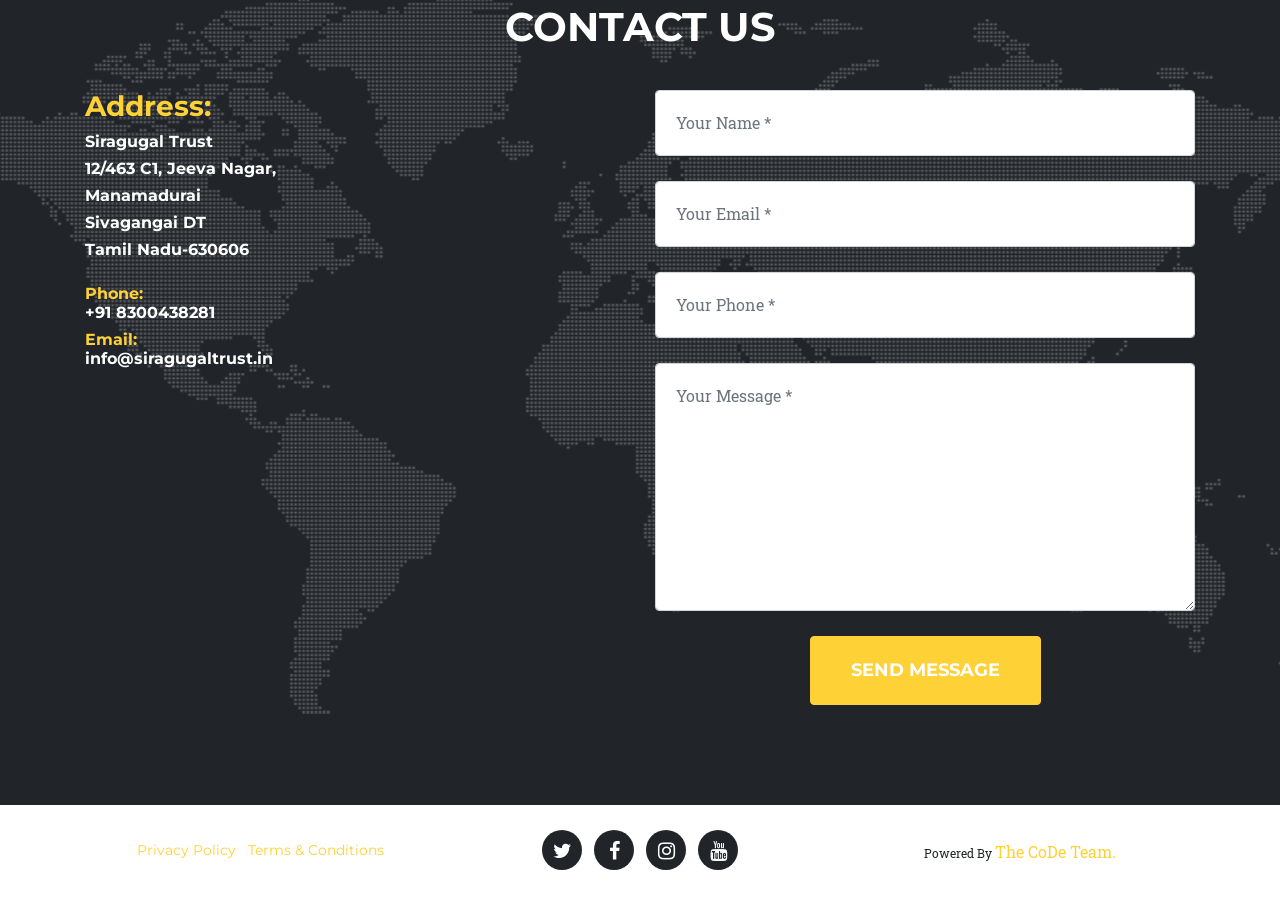
<file: home.html>
<!DOCTYPE html>
<html lang="en">

<head>

  <meta charset="utf-8">
  <meta name="viewport" content="width=device-width, initial-scale=1, shrink-to-fit=no">
  <meta name="description" content="">
  <meta name="author" content="">

  <title>Siragugal Trust !!!</title>

  <!-- Bootstrap core CSS -->
  <link href="vendor/bootstrap/css/bootstrap.min.css" rel="stylesheet">
  <link rel="icon" href="img/logo.jpg" type="image/gif" sizes="16x16">


  <!-- Custom fonts for this template -->
  <link href="vendor/font-awesome/css/font-awesome.min.css" rel="stylesheet" type="text/css">
  <link href="https://fonts.googleapis.com/css?family=Montserrat:400,700" rel="stylesheet" type="text/css">
  <link href='https://fonts.googleapis.com/css?family=Kaushan+Script' rel='stylesheet' type='text/css'>
  <link href='https://fonts.googleapis.com/css?family=Droid+Serif:400,700,400italic,700italic' rel='stylesheet' type='text/css'>
  <link href='https://fonts.googleapis.com/css?family=Roboto+Slab:400,100,300,700' rel='stylesheet' type='text/css'>

  <!-- Custom styles for this template -->
  <link href="css/home.css" rel="stylesheet">

</head>

<body id="page-top">

  <!-- Navigation -->
  <nav class="navbar navbar-expand-lg navbar-dark fixed-top" id="mainNav">
    <div class="container">
      <a class="navbar-brand js-scroll-trigger" href="home"></a>
      <button class="navbar-toggler navbar-toggler-right" type="button" data-toggle="collapse" data-target="#navbarResponsive"
        aria-controls="navbarResponsive" aria-expanded="false" aria-label="Toggle navigation">
        Menu
        <i class="fa fa-bars"></i>
      </button>
      <div class="collapse navbar-collapse" id="navbarResponsive">
        <ul class="navbar-nav text-uppercase ml-auto">
          <!-- <li class="nav-item">
            <a class="nav-link js-scroll-trigger" href="home#about">About</a>
          </li>
          <li class="nav-item">
            <a class="nav-link js-scroll-trigger" href="home#team">Key People</a>
          </li>
          <li class="nav-item">
            <a class="nav-link js-scroll-trigger" href="home#contact">Contact Us</a>
          </li> -->
          <li class="nav-item">
            <a class="nav-link " href="events">Projects</a>
          </li> 
          <li class="nav-item dropdown">
              <a class="dropdown-toggle nav-link" data-toggle="dropdown">About Us</a>
              <div class="dropdown-menu">
                <a href="#about" class="dropdown-item js-scroll-trigger">About Us</a>
                <a href="#team" class="dropdown-item js-scroll-trigger">Key People</a>
                <a href="#contact" class="dropdown-item js-scroll-trigger">Contact Us</a>
                
              </div>
          </li>
          <li class="nav-item dropdown">
              <a class="dropdown-toggle nav-link" data-toggle="dropdown">Mission &amp; Vision</a>
              <div class="dropdown-menu">
                <a href="siragugalway" class="dropdown-item">Mission &amp; Vision</a>
                <a href="siragugalway" class="dropdown-item">Siragugal Way</a>
                <!-- <a href="#" class="dropdown-item">Siragugan Way</a> -->
                
              </div>
            </li>
            <li class="nav-item">
              <div class="mt-2 mr-3 js-scroll-trigger">
                  <a class=" btn btn-primary" href="voulnteerenrollment">Volunteer</a>
              </div>

          </li>
          <li class="nav-item">
            <!-- <a class="" href="home.html#contact">Contact Us</a> -->
            <div class="mt-2 mr-3 js-scroll-trigger">
              <a class=" btn btn-primary" href=javascript:void(0) onclick="donate()">DONATE</a>
            </div>

          </li>

          <li class="nav-item" id="login">
            <a class="btn btn-primary text-uppercase mt-2" id="login-btn" href="login.html">Login / Signup</a>
            <div class="dropdown d-none" id="login-drpdwm">
              <a class="btn btn-primary dropdown-toggle mt-2" href="#" role="button" id="userName" data-toggle="dropdown" aria-haspopup="true"
                aria-expanded="false">

              </a>

              <div class="dropdown-menu" aria-labelledby="dropdownMenuLink">
                <!-- <a class="dropdown-item" href="#">Change Password</a> -->
                <a class="dropdown-item" href="userprofile">My Profile</a>
                <a class="dropdown-item" href="#" onclick="logout()">Log Out</a>
              </div>
            </div>
          </li>

        </ul>
      </div>
    </div>
  </nav>

  <!-- Header -->
  <header class="masthead">
    <div class="banner">
      <div id="carouselExampleSlidesOnly" class="carousel slide" data-ride="carousel" data-interval="4000">
        <div class="carousel-inner">
          <div class="carousel-item active">
            <img class="d-block w-100 carousal-img" src="img/1.jpg" alt="First slide">
          </div>
          <div class="carousel-item">
            <img class="d-block carousal-img w-100" src="img/2.jpg" alt="Second slide">
          </div>
          <div class="carousel-item">
            <img class="d-block carousal-img w-100" src="img/3.jpg" alt="Third slide">
          </div>
          <div class="carousel-item">
            <img class="d-block carousal-img w-100" src="img/4.jpg" alt="Third slide">
          </div>
          <div class="carousel-item">
            <img class="d-block carousal-img w-100" src="img/5.jpg" alt="Third slide">
          </div>
        </div>
      </div>
      <div class="intro-text">

      </div>
    </div>
  </header>

  <!-- About -->
  <section id="about">
    <div class="container">
      <div class="row mb-4">
        <div class="col-lg-12 text-center">
          <h2 class="section-heading text-uppercase">About Us</h2>
        </div>
      </div>
      <div class="row">
        <div class="col-lg-12">
          <ul class="timeline">
            <li>
              <div class="timeline-image">
                <img class="rounded-circle img-fluid" src="img/about/1.jpg" alt="">
              </div>
              <div class="timeline-panel">
                <div class="timeline-heading">
                  <h4 class="subheading">Who We Are?</h4>
                </div>
                <div class="timeline-body">
                  <p class="text-muted">We, A Team Of Engineering Graduates from Coimbatore Institute Of Technology (2013-2017)
                      stood up to raise our voice against all kinds of social issues. We don't prefer to entail us within
                      a specific area, rather we prefer to work anywhere depending on the need and support.</p>
                  <a href="javascript:void(0)" onclick="whoweshow()">More...</a>
                  <div class="overlay whoweare hide text-left" id="whoweare">
                    <div class="p-5 mt-sm- container">
                      <h2 class="subheading text-center my-sm-5">WHO WE ARE?</h2>
                      <p>Siragugal Trust is a registered Public Charitable Trust with recognition of Reg. No. 8/2018 registered
                        at Manamadurai SRO, Sivagangai District, Tamilnadu.</p>
                      <p>The Idea of starting a Trust came into existence by a common discussion among a set of friends from
                        Coimbatore Institute Of Technology graduated in the period of 2013 - 2017. The peer discussion ended
                        with a conclusion that something has to be done to the students studying in our institution belonging
                        to economically weaker section. </p>
                      <p>As a result, We, A Team Of Engineering Graduates from Coimbatore Institute Of Technology (2013-2017)
                        stood up to raise our voice against all kinds of social issues. We don't prefer to entail us within
                        a specific area, rather we prefer to work anywhere depending on the need and support. </p>
                      <p>Though the People Of Siragugal Trust engaged themselves in various professions for their living, they
                        are equally concerned towards the trust as well.</p>
                      <p>Important thing one need to understand is that this trust was initially started aimed at helping the
                        necessitous students of Coimbatore Institute Of Technology but we never try to limit ourselves within
                        that particular framework. We are ready to support and voice out against any Social upheavals and
                        focus on all facets of society which demands attention.</p>
                      <p class="text-right">
                        <a href="javascript:void(0)" onclick="whowehide()">close</a>
                      </p>
                    </div>
                  </div>
                </div>
              </div>
            </li>
            <li class="timeline-inverted">
              <div class="timeline-image">
                <img class="rounded-circle img-fluid" src="img/about/2.jpg" alt="">
              </div>
              <div class="timeline-panel">
                <div class="timeline-heading">

                  <h4 class="subheading">What We Do?</h4>
                </div>
                <div class="timeline-body">
                  <p class="text-muted">The Objectives starts with the Process Of Identification. It plays a remarkable role in planting changes
                      in the society. Though at times we argue that not everything can be obtained through money, but the
                      acceptable fact is that money is an inevitable key to fulfill our needs.</p>
                  <a href="javascript:void(0)" onclick="whatweshow()">More...</a>
                  <div class="overlay whoweare hide text-left" id="whatwedo">
                    <div class="p-5 mt-sm-5 container">
                      <h2 class="subheading text-center my-sm-5">WHAT WE DO ?</h2>
                      <p>The Objectives starts with the Process Of Identification. It plays a remarkable role in planting changes
                        in the society. Though at times we argue that not everything can be obtained through money, but the
                        acceptable fact is that money is an inevitable key to fulfill our needs. </p>
                      <p>The process of identification involves collecting a detailed report after visiting the concerned place
                        in person and We also check the credibility of the problem. And then it is conveyed to our board
                        for their suggestion and approval. Finally we take up an issue or assignment only after thorough
                        discussions considering various aspects of the issue. We are passionate about the work we do and
                        utmost care and diligence will be contributed from every one of us to complete the work in the stipulated
                        time.
                      </p>
                      <p>Fundraising is the significant part that follows identification. As you all know fund is a key ingredient
                        in any process. We entirely depend on the people who are part of the Siragugal, and the distant friends
                        who are generous enough to facilitate us in this noble cause. We cordially invite all who are reading
                        this or who have the deepest spirit to serve the society to join us and lend us your support either
                        through your funds or through your valuable participation. </p>
                      <p>As a final step, we, The Board Of Siragugal pledge you that we will spend the wholesome of money raised
                        only for the cause identified without leaving behind even a single penny. </p>
                      <p>
                        Hereby we stress that we maintain a transparent report of the money spent and anyone who are associated with the trust can
                        approach us seeking information. And also we reaffirm that we take a decision only after due consultation
                        with all our team members and we provide them full authority to indicate our mistakes, in case any.
                      </p>
                      <p class="text-right">
                        <a href="javascript:void(0)" onclick="whatwehide()">close</a>
                      </p>
                    </div>
                  </div>
                </div>
              </div>
            </li>
            <li>
              <div class="timeline-image">
                <img class="rounded-circle img-fluid" src="img/about/3.jpg" alt="">
              </div>
              <div class="timeline-panel">
                <div class="timeline-heading">

                  <h2 class="subheading">Why We Do?</h2>
                </div>
                <div class="timeline-body">
                  <p class="text-muted"> The Main Motive is to wipe out the inequalities prevailing in our society. Not everyone are blessed with equal oppurtunities.
                      Some are blessed with wholesome benefits and some are not. Problem arises only when the deprived
                      ones are ignored by the rest. It is our responsibility to get things balanced. One thought can change
                      the world. But change cannot happen unless the thought is put into action.</p>
                  <a href="javascript:void(0)" onclick="whyweshow()">More...</a>
                  <div class="overlay whoweare hide text-left" id="whywedo">
                    <div class="p-5 mt-sm-5 container">
                      <h4 class="subheading text-center my-sm-5">WHY WE DO ?</h4>
                      <p>
                        The Main Motive is to wipe out the inequalities prevailing in our society. Not everyone are blessed with equal oppurtunities.
                        Some are blessed with wholesome benefits and some are not. Problem arises only when the deprived
                        ones are ignored by the rest. It is our responsibility to get things balanced. One thought can change
                        the world. But change cannot happen unless the thought is put into action.
                      </p>
                      <p>Something is worth better than nothing and everything is possible with unity and strength. Action is
                        the most powerful key to success.</p>
                      <p>Everything starts from an individual. We started ! You ?</p>
                      <p class="text-right">
                        <a href="javascript:void(0)" onclick="whywehide()">close</a>
                      </p>
                    </div>
                  </div>
                </div>
              </div>
            </li>
            <li class="timeline-inverted">
              <div class="timeline-image">
                <h4>Be Part
                  <br>Of Our
                  <br>Story!</h4>
              </div>
            </li>
          </ul>
        </div>
      </div>
    </div>
  </section>

  <!-- Team -->
  <section class="bg-light" id="team">
    <div class="container">
      <div class="row">
        <div class="col-lg-12 text-center">
          <h2 class="section-heading text-uppercase">Board of Management</h2>
        </div>
      </div>
      <div class="row">
        <div class="col-sm-4">
          <div class="team-member">
            <img class="mx-auto rounded-circle" src="img/team/1.jpg" alt="">
            <h5>MAJOR PREMNATH R</h5>
            <p class="text-muted mb-0">Managing Trustee</p>
            <p class="text-muted">Sivagangai District</p>
          </div>
        </div>
        <div class="col-sm-4">
          <div class="team-member">
            <img class="mx-auto rounded-circle" src="img/team/2.jpg" alt="">
            <h5>PRASANNA GOVIND S</h5>
            <p class="text-muted mb-0">Deputy Managing Trustee</p>
            <p class="text-muted">Theni District</p>
          </div>
        </div>
        <div class="col-sm-4">
          <div class="team-member">
            <img class="mx-auto rounded-circle" src="img/team/3.jpg" alt="">
            <h5>KRISHNA P</h5>
            <p class="text-muted mb-0">Financial Trustee</p>
            <p class="text-muted">Tiruchirappalli District</p>
          </div>
        </div>
      </div>
      <div class="row">
        <div class="col-sm-4">
          <div class="team-member">
            <img class="mx-auto rounded-circle" src="img/team/4.jpg" alt="">
            <h5>MOHAMED RITHAUDEEN S</h5>
            <p class="text-muted mb-0">Advisory Trustee</p>
            <p class="text-muted">Thanjavur District</p>
          </div>
        </div>
        <div class="col-sm-4">
          <div class="team-member">
            <img class="mx-auto rounded-circle" src="img/team/5.jpg" alt="">
            <h5>RAM KUMAR M</h5>
            <p class="text-muted mb-0">Executive Trustee</p>
            <p class="text-muted">Erode District</p>
          </div>
        </div>
        <div class="col-sm-4">
          <div class="team-member">
            <img class="mx-auto rounded-circle" src="img/team/6.jpg" alt="">
            <h5>YUVARAJ S</h5>
            <p class="text-muted mb-0">Executive Trustee</p>
            <p class="text-muted">Thiruvannamalai District</p>
          </div>
        </div>
      </div>
      <div class="row">
        <div class="col-sm-4">
          <div class="team-member">
            <img class="mx-auto rounded-circle" src="img/team/7.jpg" alt="">
            <h5>THAMBIDURAI B</h5>
            <p class="text-muted mb-0">Executive Trustee</p>
            <p class="text-muted">Erode District</p>
          </div>
        </div>
        <div class="col-sm-4">
          <div class="team-member">
            <img class="mx-auto rounded-circle" src="img/team/8.jpg" alt="">
            <h5>MOHAMED NAJMUDEEN U</h5>
            <p class="text-muted mb-0">Executive Trustee</p>
            <p class="text-muted">Sivagangai District</p>
          </div>
        </div>
        <div class="col-sm-4">
          <div class="team-member">
            <img class="mx-auto rounded-circle" src="img/team/9.jpg" alt="">
            <h5>PRAGASH RAJ E</h5>
            <p class="text-muted mb-0">Executive Trustee</p>
            <p class="text-muted">Pudukkottai District</p>
          </div>
        </div>
      </div>
      <div class="row">
        <div class="col-sm-4">
          <div class="team-member">
            <img class="mx-auto rounded-circle" src="img/team/10.jpg" alt="">
            <h5>SUDHAN A</h5>
            <p class="text-muted mb-0">Executive Trustee</p>
            <p class="text-muted">Sivagangai District</p>
          </div>
        </div>
        <div class="col-sm-4">
          <div class="team-member">
            <img class="mx-auto rounded-circle" src="img/team/11.jpg" alt="">
            <h5>SIVANANTHAM R</h5>
            <p class="text-muted mb-0">Executive Trustee</p>
            <p class="text-muted">Coimbatore District</p>
          </div>
        </div>
        <div class="col-sm-4">
          <div class="team-member">
            <img class="mx-auto rounded-circle" src="img/team/12.jpg" alt="">
            <h5>RAJ BARATH M S</h5>
            <p class="text-muted mb-0">Executive Trustee</p>
            <p class="text-muted">Tiruchirappalli District</p>
          </div>
        </div>
      </div>
      <div class="row">
        <div class="col-sm-4">
          <div class="team-member">
            <img class="mx-auto rounded-circle" src="img/team/13.jpg" alt="">
            <h5>MEENA M</h5>
            <p class="text-muted mb-0">Executive Trustee</p>
            <p class="text-muted">Perambalur District</p>
          </div>
        </div>
        <div class="col-sm-4 offset-sm-4">
          <div class="team-member">
            <img class="mx-auto rounded-circle" src="img/team/14.jpg" alt="">
            <h5>MOUNIKA M</h5>
            <p class="text-muted mb-0">Executive Trustee</p>
            <p class="text-muted">Tirupur District</p>

          </div>
        </div>
      </div>

    </div>
  </section>

  <!-- Contact -->
  <section id="contact">
    <div class="container">
      <div class="row mb-4">
        <div class="col-lg-12 text-center">
          <h2 class="section-heading text-uppercase">Contact Us</h2>
        </div>
      </div>
      <div class="row">
        <div class="col-lg-12">
          <form id="contactForm" name="sentMessage" novalidate="novalidate">
            <div class="row">
              <div class="col-md-6 address">
                <h3>Address:</h3>
                <h6>Siragugal Trust</h6>
                <h6>12/463 C1, Jeeva Nagar,</h6>
                <h6>Manamadurai</h6>
                <h6>Sivagangai DT</h6>
                <h6>Tamil Nadu-630606</h6>
                <h6 class="mt-4">
                  <span>Phone: </span>+91 8300438281</h6>
                <h6>
                  <span>Email: </span>info@siragugaltrust.in</h6>
              </div>
              <div class="col-md-6">
                <div class="form-group">
                  <input class="form-control" id="name" type="text" placeholder="Your Name *" required="required" data-validation-required-message="Please enter your name.">
                  <p class="help-block text-danger"></p>
                </div>
                <div class="form-group">
                  <input class="form-control" id="email" type="email" placeholder="Your Email *" required="required" data-validation-required-message="Please enter your email address.">
                  <p class="help-block text-danger"></p>
                </div>
                <div class="form-group">
                  <input class="form-control" id="phone" type="tel" placeholder="Your Phone *" required="required" data-validation-required-message="Please enter your phone number.">
                  <p class="help-block text-danger"></p>
                </div>
                <div class="form-group">
                  <textarea class="form-control" id="message" placeholder="Your Message *" required="required" data-validation-required-message="Please enter a message."></textarea>
                  <p class="help-block text-danger"></p>
                </div>
                <div class="col-lg-12 text-center">
                  <div id="success"></div>
                  <button id="sendMessageButton" class="btn btn-primary btn-xl text-uppercase" type="submit">Send Message</button>
                </div>
              </div>
              <div class="clearfix"></div>

            </div>
          </form>
        </div>
      </div>
    </div>
  </section>

  <!-- Footer -->
  <footer>
    <div class="container">
      <div class="row">
        <div class="col-md-4">
            <ul class="list-inline quicklinks">
                <li class="list-inline-item">
                  <a href="privacypolicy">Privacy Policy</a>
                </li>
                <li class="list-inline-item">
                  <a href="termsandcond">Terms &amp; Conditions</a>
                </li>
              </ul>
        </div>
        <div class="col-md-4">
          <ul class="list-inline social-buttons">
            <li class="list-inline-item">
              <a href="https://twitter.com/Siragugal2serve" target="_blank">
                <i class="fa fa-twitter"></i>
              </a>
            </li>
            <li class="list-inline-item">
              <a href="https://www.facebook.com/SiragugalTrust" target="_blank">
                <i class="fa fa-facebook"></i>
              </a>
            </li>
            <li class="list-inline-item">
              <a href="https://www.instagram.com/SiragugalTrust" target="_blank">
                <i class="fa fa-instagram"></i>
              </a>
            </li>
            <li class="list-inline-item">
              <a href="https://www.youtube.com/SiragugalTrust" target="_blank">
                <i class="fa fa-youtube"></i>
              </a>
            </li>
          </ul>
        </div>
        <div class="col-md-4">

          <label class="our-team">Powered By
            <span class="our-team">The CoDe Team.</span>
          </label>
        </div>
      </div>
    </div>
  </footer>

  <!-- maintainance -->
  <!-- <div class="maintanance" id="maintain">
    <div class="card">
      <div class="card-body">
        <h5 class="card-title text-center">Website is currently under testing.</h5>
        <p class="card-text text-center">Click OK to continue</p>
        <div class="text-center">
          <a href="#" class="btn btn-primary" onclick="closeMaintainance()">Ok</a>
        </div>
      </div>
    </div>
  </div> -->

  <!-- Bootstrap core JavaScript -->
  <script src="vendor/jquery/jquery.min.js"></script>
  <script src="vendor/bootstrap/js/bootstrap.bundle.min.js"></script>

  <!-- Plugin JavaScript -->
  <script src="vendor/jquery-easing/jquery.easing.min.js"></script>

  <!-- Contact form JavaScript -->
  <script src="js/jqBootstrapValidation.js"></script>
  <script src="js/contact_me.js"></script>

  <!-- Custom scripts for this template -->
  <script src="js/agency.js"></script>

</body>

</html>
</file>
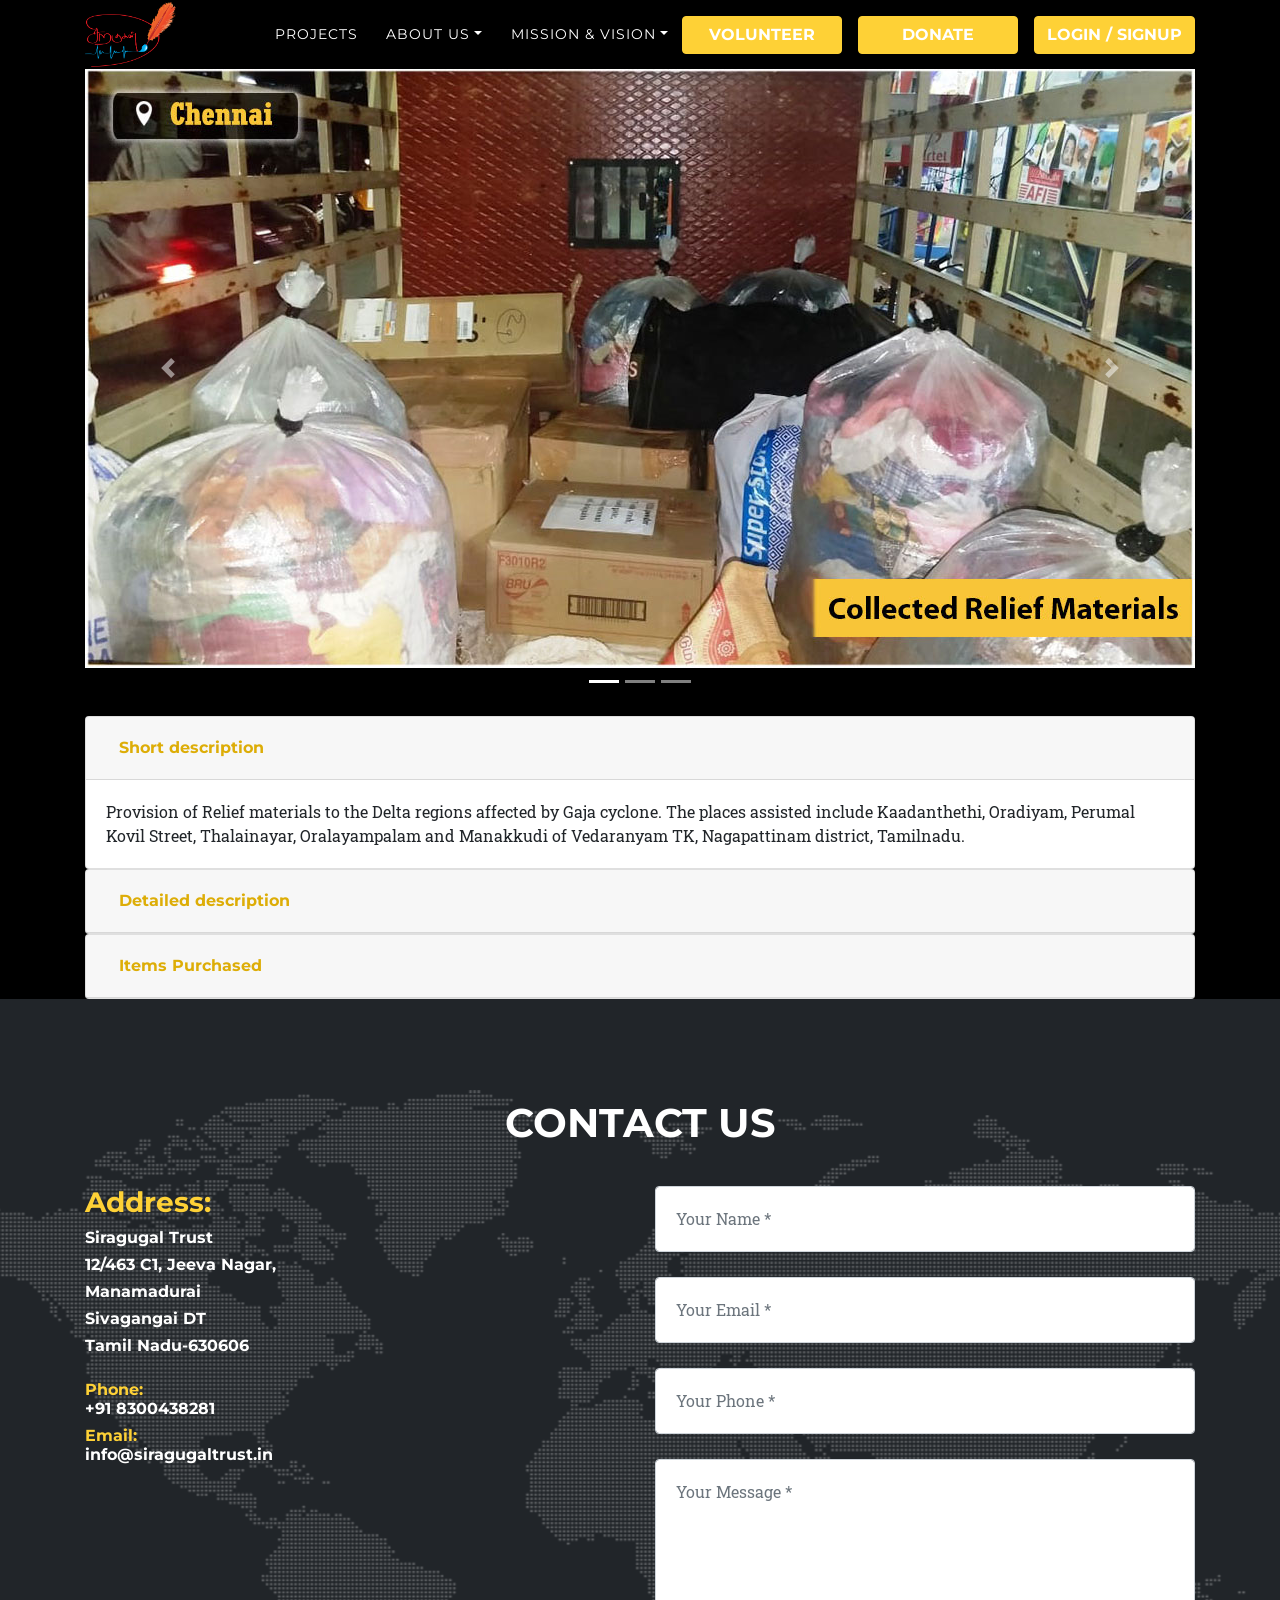
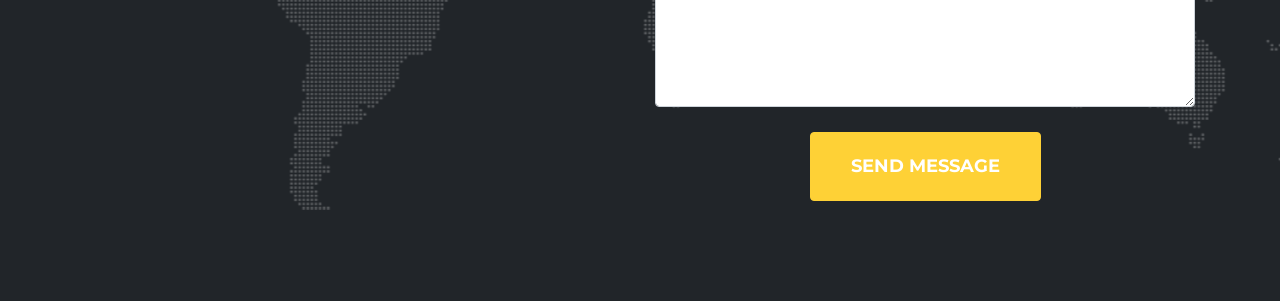
<file: medical.html>
<!DOCTYPE html>
<html lang="en">

<head>

    <meta charset="utf-8">
    <meta name="viewport" content="width=device-width, initial-scale=1, shrink-to-fit=no">
    <meta name="description" content="">
    <meta name="author" content="">

    <title>Siragugal Trust !!!</title>

    <!-- Bootstrap core CSS -->
    <link href="vendor/bootstrap/css/bootstrap.min.css" rel="stylesheet">
    <link rel="icon" href="img/logo.jpg" type="image/gif" sizes="16x16">


    <!-- Custom fonts for this template -->
    <link href="vendor/font-awesome/css/font-awesome.min.css" rel="stylesheet" type="text/css">
    <link href="https://fonts.googleapis.com/css?family=Montserrat:400,700" rel="stylesheet" type="text/css">
    <link href='https://fonts.googleapis.com/css?family=Kaushan+Script' rel='stylesheet' type='text/css'>
    <link href='https://fonts.googleapis.com/css?family=Droid+Serif:400,700,400italic,700italic' rel='stylesheet' type='text/css'>
    <link href='https://fonts.googleapis.com/css?family=Roboto+Slab:400,100,300,700' rel='stylesheet' type='text/css'>

    <!-- Custom styles for this template -->
    <link href="css/home.css" rel="stylesheet">
    <link href="css/medevent.css" rel="stylesheet">


</head>

<body>
    <!-- Navigation -->
    <nav class="navbar navbar-expand-lg navbar-dark fixed-top" id="mainNav">
        <div class="container">
            <a class="navbar-brand js-scroll-trigger" href="home"></a>
            <button class="navbar-toggler navbar-toggler-right" type="button" data-toggle="collapse" data-target="#navbarResponsive"
                aria-controls="navbarResponsive" aria-expanded="false" aria-label="Toggle navigation">
                Menu
                <i class="fa fa-bars"></i>
            </button>
            <div class="collapse navbar-collapse" id="navbarResponsive">
                <ul class="navbar-nav text-uppercase ml-auto">
                    <li class="nav-item">
                        <a class="nav-link" href="events">Projects</a>
                    </li>
                    <li class="nav-item dropdown">
                        <a class="dropdown-toggle nav-link" data-toggle="dropdown">About Us</a>
                        <div class="dropdown-menu">
                            <a href="home#about" class="dropdown-item js-scroll-trigger">About Us</a>
                            <a href="home#team" class="dropdown-item js-scroll-trigger">Key People</a>
                            <a href="home#contact" class="dropdown-item js-scroll-trigger">Contact Us</a>

                        </div>
                    </li>
                    <li class="nav-item dropdown">
                        <a class="dropdown-toggle nav-link" data-toggle="dropdown">Mission &amp; Vision</a>
                        <div class="dropdown-menu">
                            <a href="siragugalway" class="dropdown-item">Mission &amp; Vision</a>
                            <a href="siragugalway" class="dropdown-item">Siragugal Way</a>

                        </div>
                    </li>
                    <li class="nav-item">
                        <div class="mt-2 mr-3 js-scroll-trigger">
                            <a class=" btn btn-primary" href="voulnteerenrollment">Volunteer</a>
                        </div>

                    </li>
                    <li class="nav-item">
                        <div class="mt-2 mr-3 js-scroll-trigger">
                            <a class=" btn btn-primary" href=javascript:void(0) onclick="donate()">DONATE</a>
                        </div>

                    </li>

                    <li class="nav-item" id="login">
                        <a class="btn btn-primary text-uppercase mt-2" id="login-btn" href="login">Login / Signup</a>
                        <div class="dropdown d-none" id="login-drpdwm">
                            <a class="btn btn-primary dropdown-toggle mt-2" href="#" role="button" id="userName" data-toggle="dropdown" aria-haspopup="true"
                                aria-expanded="false">

                            </a>

                            <div class="dropdown-menu" aria-labelledby="dropdownMenuLink">
                                <a class="dropdown-item" href="userprofile">My Profile</a>
                                <a class="dropdown-item" href="#" onclick="logout()">Log Out</a>
                            </div>
                        </div>
                    </li>

                </ul>
            </div>
        </div>
    </nav>
    <div class="med-events container">
        <div class="individual-events">
            <div class="project-description">
                
                <div id="carouselExampleIndicators" class="carousel slide" data-ride="carousel">
                    <ol class="carousel-indicators">
                        <li data-target="#carouselExampleIndicators" data-slide-to="0" class="active"></li>
                        <li data-target="#carouselExampleIndicators" data-slide-to="1"></li>
                        <li data-target="#carouselExampleIndicators" data-slide-to="2"></li>
                    </ol>
                    <div class="carousel-inner">
                        <div class="carousel-item active">
                            <img class="d-block w-100" src="img/medevents/1.jpg" alt="First slide">
                        </div>
                        <div class="carousel-item">
                            <img class="d-block w-100" src="img/medevents/2.jpg" alt="First slide">
                        </div>
                        <div class="carousel-item">
                            <img class="d-block w-100" src="img/medevents/3.jpg" alt="First slide">

                        </div>
                    </div>
                    <a class="carousel-control-prev" href="#carouselExampleIndicators" role="button" data-slide="prev">
                        <span class="carousel-control-prev-icon" aria-hidden="true"></span>
                        <span class="sr-only">Previous</span>
                    </a>
                    <a class="carousel-control-next" href="#carouselExampleIndicators" role="button" data-slide="next">
                        <span class="carousel-control-next-icon" aria-hidden="true"></span>
                        <span class="sr-only">Next</span>
                    </a>
                </div>
            </div>

            <div id="accordion" class="mt-5">
                <div class="card">
                    <div class="card-header" id="headingOne">
                        <h5 class="mb-0">
                            <button class="btn btn-link" data-toggle="collapse" data-target="#collapseOne" aria-expanded="true" aria-controls="collapseOne">
                                Short description
                            </button>
                        </h5>
                    </div>

                    <div id="collapseOne" class="collapse show" aria-labelledby="headingOne" data-parent="#accordion">
                        <div class="card-body">
                            Provision of Relief materials to the Delta regions affected by Gaja cyclone. The places assisted include Kaadanthethi, Oradiyam,
                            Perumal Kovil Street, Thalainayar, Oralayampalam and Manakkudi of Vedaranyam TK, Nagapattinam
                            district, Tamilnadu.
                        </div>
                    </div>
                </div>
                <div class="card">
                    <div class="card-header" id="headingTwo">
                        <h5 class="mb-0">
                            <button class="btn btn-link collapsed" data-toggle="collapse" data-target="#collapseTwo" aria-expanded="false" aria-controls="collapseTwo">
                                Detailed description
                            </button>
                        </h5>
                    </div>
                    <div id="collapseTwo" class="collapse" aria-labelledby="headingTwo" data-parent="#accordion">
                        <div class="card-body">
                            Siragugal communicated through one of the volunteers directly with the people in areas affected by Gaja cyclone and prepared
                            a list of items which were of immediate need for the people. At Chennai, Clothes and relief materials
                            were collected by Siragugal volunteers and Live in memories team. All the collected materials
                            were transported to Karur through travels who were glad to help as it was for the people who
                            were affected by Gaja. Volunteers from Siragugal and Live in memories started towards Karur on
                            Nov 22, Friday at nightfall.
                            <br>
                            <br> In Karur, with the help of Live in memories team, we managed to purchase all the necessary relief
                            materials on 23rd of November. The most wonderful thing was every single one of the vendors came
                            forward to provide the help that they could do. Total amount spent on collecting the relief materials
                            by Siragugal and Livein Memories was ₹ 1,10,000/-
                        </div>
                    </div>
                </div>
                <div class="card">
                    <div class="card-header" id="headingThree">
                        <h5 class="mb-0">
                            <button class="btn btn-link collapsed" data-toggle="collapse" data-target="#collapseThree" aria-expanded="false" aria-controls="collapseThree">
                                Items Purchased
                            </button>
                        </h5>
                    </div>
                    <div id="collapseThree" class="collapse" aria-labelledby="headingThree" data-parent="#accordion">
                        <div class="card-body">
                            <ul class="purchased-items row">
                                <li class="col-lg-4 col-6">
                                    Rice – 1000 Kg
                                </li>
                                <li class="col-lg-4 col-6">
                                    Oil – 50 litres
                                </li>
                                <li class="col-lg-4 col-6">
                                    Dhal – 50 kgs
                                </li>
                                <li class="col-lg-4 col-6">
                                    Blankets – 200 Nos
                                </li>
                                <li class="col-lg-4 col-6">
                                    Biscuit – 500 Packets
                                </li>
                                <li class="col-lg-4 col-6">
                                    Rusk – 500 Packets
                                </li>
                                <li class="col-lg-4 col-6">
                                    Napkins – 50 Packs
                                </li>
                                <li class="col-lg-4 col-6">
                                    Candle – 30 Kg
                                </li>
                                <li class="col-lg-4 col-6">
                                    Match Box – 400 Box
                                </li>
                                <li class="col-lg-4 col-6">
                                    Water packets – 2000 Packets
                                </li>
                                <li class="col-lg-4 col-6">
                                    Pampers – 25 Packs
                                </li>
                                <li class="col-lg-4 col-6">
                                    Under wear for women – 500 Nos
                                </li>
                                <li class="col-lg-4 col-6">Medicines
                                </li>
                                <li class="col-lg-4 col-6">
                                    Milk powder – 50 Kg
                                </li>
                                <li class="col-lg-4 col-6">
                                    Vegetables – 50 Kg
                                </li>
                                <li class="col-lg-4 col-6">
                                    Mosquito coil – 50 Packs
                                </li>
                                <li class="col-lg-4 col-6">
                                    Rain coat – 15 Nos (For EB workers )
                                </li>
                                <li class="col-lg-4 col-6">
                                    Towel – 310 Nos
                                </li>
                                <li class="col-lg-4 col-6">
                                    Toothpaste – 100 Nos
                                </li>
                                <li class="col-lg-4 col-6">
                                    Toothbrush – 100 Nos
                                </li>
                                <li class="col-lg-4 col-6">
                                    Soap, Detol – 50 Nos
                                </li>
                            </ul>
                        </div>
                    </div>
                </div>
            </div>
        </div>
    </div>
    <section id="contact">
            <div class="container">
              <div class="row mb-4">
                <div class="col-lg-12 text-center">
                  <h2 class="section-heading text-uppercase">Contact Us</h2>
                </div>
              </div>
              <div class="row">
                <div class="col-lg-12">
                  <form id="contactForm" name="sentMessage" novalidate="novalidate">
                    <div class="row">
                      <div class="col-md-6 address">
                        <h3>Address:</h3>
                        <h6>Siragugal Trust</h6>
                        <h6>12/463 C1, Jeeva Nagar,</h6>
                        <h6>Manamadurai</h6>
                        <h6>Sivagangai DT</h6>
                        <h6>Tamil Nadu-630606</h6>
                        <h6 class="mt-4">
                          <span>Phone: </span>+91 8300438281</h6>
                        <h6>
                          <span>Email: </span>info@siragugaltrust.in</h6>
                      </div>
                      <div class="col-md-6">
                        <div class="form-group">
                          <input class="form-control" id="name" type="text" placeholder="Your Name *" required="required" data-validation-required-message="Please enter your name.">
                          <p class="help-block text-danger"></p>
                        </div>
                        <div class="form-group">
                          <input class="form-control" id="email" type="email" placeholder="Your Email *" required="required" data-validation-required-message="Please enter your email address.">
                          <p class="help-block text-danger"></p>
                        </div>
                        <div class="form-group">
                          <input class="form-control" id="phone" type="tel" placeholder="Your Phone *" required="required" data-validation-required-message="Please enter your phone number.">
                          <p class="help-block text-danger"></p>
                        </div>
                        <div class="form-group">
                          <textarea class="form-control" id="message" placeholder="Your Message *" required="required" data-validation-required-message="Please enter a message."></textarea>
                          <p class="help-block text-danger"></p>
                        </div>
                        <div class="col-lg-12 text-center">
                          <div id="success"></div>
                          <button id="sendMessageButton" class="btn btn-primary btn-xl text-uppercase" type="submit">Send Message</button>
                        </div>
                      </div>
                      <div class="clearfix"></div>
        
                    </div>
                  </form>
                </div>
              </div>
            </div>
          </section>
    <!-- Bootstrap core JavaScript -->
    <script src="vendor/jquery/jquery.min.js"></script>
    <script src="vendor/bootstrap/js/bootstrap.bundle.min.js"></script>

    <!-- Plugin JavaScript -->
    <script src="vendor/jquery-easing/jquery.easing.min.js"></script>
    <script src="js/agency.js"></script>
    <script src="js/index.js"></script>
</body>

</html>
</file>
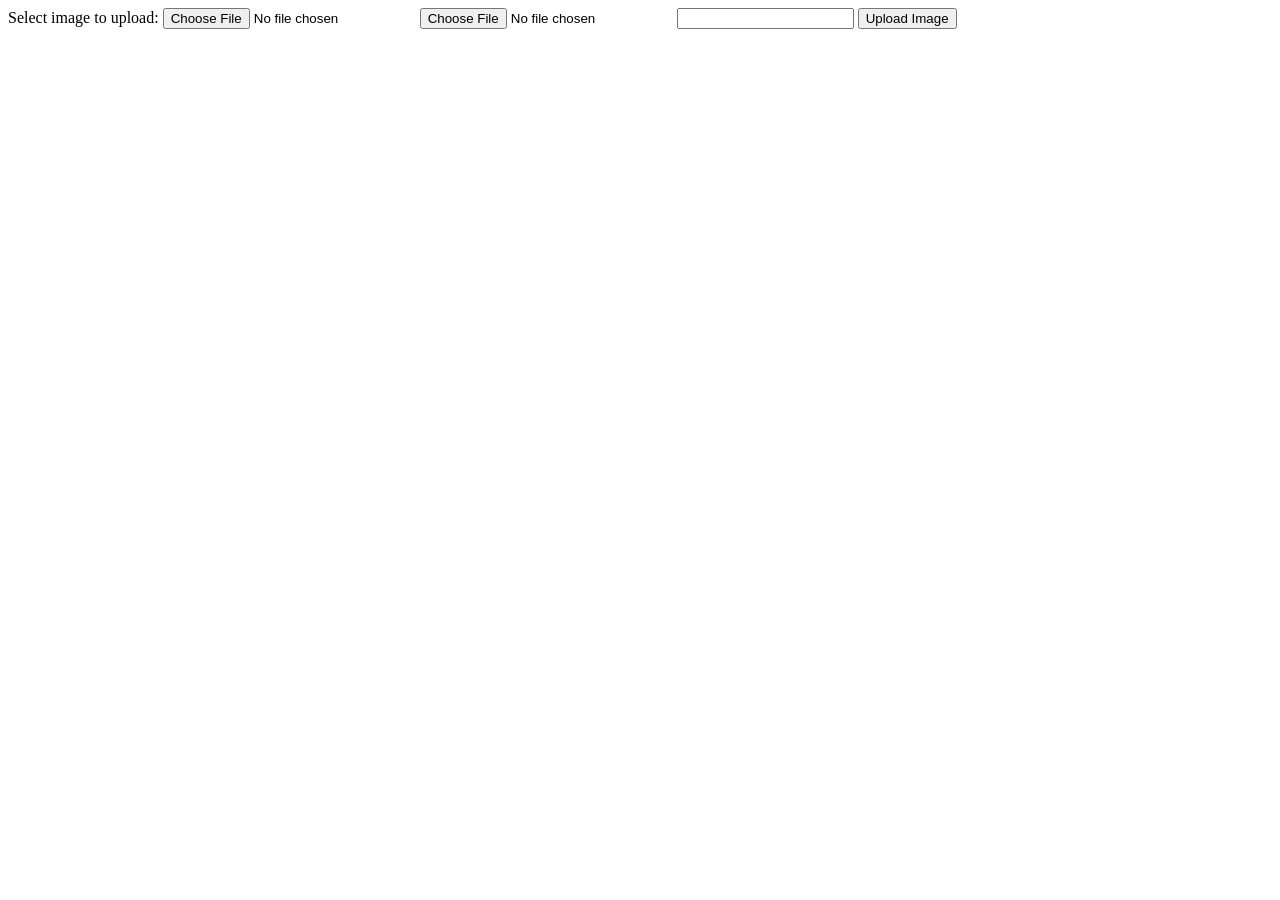
<file: x.html>
<!DOCTYPE html>
<html>
<body>

<form action="api/volunteer/addImage.php" method="POST" enctype="multipart/form-data">
    Select image to upload:
    <input type="file" name="photo" id="photo">
    <input type="file" name="signature" id="signature">
    <input type="text" name="userId" id="userId">
    <input type="submit" value="Upload Image" name="submit">
</form>

</body>
</html>
</file>
<file: css/event.css>
.events-wrapper {
  margin-top: 68px;
}

.events-wrapper .carousel {
  background: black;
  display: flex;
}

.events-wrapper .carousel-inner {
  min-height: calc(100vh - 68px);
  /* width: calc(100% - 200px); */
}

.events-wrapper .carousel-indicators {
  position: static;
  margin: 0;
  width: 300px;
  display: flex;
  flex-direction: column;
  justify-content: flex-start;
}

.events-wrapper .carousel-indicators li {
  margin: 0;
  text-indent: 0;
  color: white;
  height: auto;
  width: auto;
  background: none;
  padding: 15px;
}

/* new */
.event-wrapper {
  max-width: 1200px;
  margin: 68px auto auto;
  display: flex;
  padding-top: 50px;
  flex-wrap: wrap
}

.event-wrapper .events {
  flex-basis: 25%;
  padding: 15px;
  text-align: center;
}
@media screen and (max-width:768px) {
  
.event-wrapper .events  {
      flex-basis:100%;
}

}
.event-wrapper .events .event-cards {
  background: #f7f7f7;
  border-radius: 5px;
  box-shadow: 0 0 8.8px 0.2px #cccccc;
  min-height: 630px;
  display: flex;
  flex-direction: column;
}

.event-tile-img {
  background: url("../img/about/1.jpg") no-repeat;
  background-size: cover;
  height: 200px;
  border-top-left-radius: 5px;
  border-top-right-radius: 5px;

}
.event-wrapper .events .event-cards h5 {
    font-weight: 500;
    font-size: 16px;
    font-weight: bold;
    padding-right: 10px;
    padding-left: 10px;
}
.event-cards p {
    font-size: 13px;
    padding:10px;
    flex-grow: 1;
    display: flex;
}
.event-cards a {
    text-align: right;
    color:black;
    margin-right: 15px;
    margin-bottom: 15px;
}
</file>
<file: css/medevent.css>
.med-events  {
    margin-top:68px;
}
.carousel-inner img{
    max-height: 600px;
    object-fit: contain;
}
body {
    background: black;
}
.carousel-indicators {
    margin:0;
    bottom:-15px;
}
.card {
    width: 100%;
}
.purchased-items {
    list-style-type: none;
    padding: 0;
}
.med-events button {
    color: #ddad07;
}
.med-events button:hover {
    color:black;
}
</file>
<file: css/home.css>
/*!
 * Start Bootstrap - Agency v4.1.1 (https://startbootstrap.com/template-overviews/agency)
 * Copyright 2013-2018 Start Bootstrap
 * Licensed under MIT (https://github.com/BlackrockDigital/startbootstrap-agency/blob/master/LICENSE)
 */
body {
  overflow-x: hidden;
  font-family: 'Roboto Slab', 'Helvetica Neue', Helvetica, Arial, sans-serif;
}

p {
  line-height: 1.75;
}

a {
  color: #fed136;
}

a:hover {
  color: #fec503;
}

.text-primary {
  color: #fed136 !important;
}

h1,
h2,
h3,
h4,
h5,
h6 {
  font-weight: 700;
  font-family: 'Montserrat', 'Helvetica Neue', Helvetica, Arial, sans-serif;
}

section {
  padding: 50px 0;
}

section h2.section-heading {
  font-size: 40px;
  margin-top: 0;
  margin-bottom: 15px;
}

section h3.section-subheading {
  font-size: 16px;
  font-weight: 400;
  font-style: italic;
  margin-bottom: 75px;
  text-transform: none;
  font-family: 'Droid Serif', 'Helvetica Neue', Helvetica, Arial, sans-serif;
}
@media (min-width: 768px) {
  section {
    padding: 100px 0;
  }
}

.btn {
  font-family: 'Montserrat', 'Helvetica Neue', Helvetica, Arial, sans-serif;
  font-weight: 700;
}

.btn-xl {
  font-size: 18px;
  padding: 20px 40px;
}

.btn-primary {
  background-color: #fed136;
  border-color: #fed136;
  min-width: 160px;
}

.btn-primary:active,
.btn-primary:focus,
.btn-primary:hover {
  background-color: #fec810 !important;
  border-color: #fec810 !important;
  color: white;
}

.btn-primary:active,
.btn-primary:focus {
  box-shadow: 0 0 0 .2rem rgba(254, 209, 55, 0.5) !important;
}

::-moz-selection {
  background: #fed136;
  text-shadow: none;
}

::selection {
  background: #fed136;
  text-shadow: none;
}

img::selection {
  background: transparent;
}

img::-moz-selection {
  background: transparent;
}

#mainNav {
  background-color: #212529;
}

#mainNav .navbar-toggler {
  font-size: 12px;
  right: 0;
  padding: 13px;
  text-transform: uppercase;
  color: white;
  border: 0;
  background-color: #fed136;
  font-family: 'Montserrat', 'Helvetica Neue', Helvetica, Arial, sans-serif;
}

#mainNav .navbar-brand {
  color: #fed136;
  font-family: 'Kaushan Script', 'Helvetica Neue', Helvetica, Arial, cursive;
  display: inline-block;
  width: 200px;
  height: 50px;
  background-image: url("../img/logo.png");
  background-size: contain;
  background-repeat: no-repeat;
}
@media  screen and (min-width:992px) {
  #mainNav .navbar-brand {
    position: absolute;
    height:65px; 
  }

}
#mainNav .navbar-brand.active,
#mainNav .navbar-brand:active,
#mainNav .navbar-brand:focus,
#mainNav .navbar-brand:hover {
  color: #fec503;
}

#mainNav .navbar-nav .nav-item .nav-link {
  font-size: 90%;
  font-weight: 400;
  padding: .75em 0;
  letter-spacing: 1px;
  color: white;
  font-family: 'Montserrat', 'Helvetica Neue', Helvetica, Arial, sans-serif;
}

#mainNav .navbar-nav .nav-item .nav-link.active,
#mainNav .navbar-nav .nav-item .nav-link:hover {
  color: #fed136;
}
@media (min-width: 992px) {
  #mainNav {
    /* padding-top: 25px;
    padding-bottom: 25px;
    -webkit-transition: padding-top 0.3s, padding-bottom 0.3s;
    -moz-transition: padding-top 0.3s, padding-bottom 0.3s;
    transition: padding-top 0.3s, padding-bottom 0.3s; */
    border: none;
    background-color: black;
    /* background: #fff */
  }

  #mainNav .navbar-brand {
    font-size: 1.75em;
    -webkit-transition: all .3s;
    -moz-transition: all .3s;
    transition: all .3s;
  }

  #mainNav .navbar-nav .nav-item .nav-link {
    padding: 1.1em 1em !important;
  }

  /* #mainNav.navbar-shrink {
    padding-top: 0;
    padding-bottom: 0;
    background-color: #212529;
  }

  #mainNav.navbar-shrink .navbar-brand {
    font-size: 1.25em;
    padding: 12px 0;
  } */


}
.banner {
  margin-top: 65px;

}
header.masthead {
  text-align: center;
  color: white;
  /* background-image: url("../img/header-bg.jpg"); */

  background-repeat: no-repeat;
  background-attachment: scroll;
  background-position: center center;
  background-size: 100% 100%;
}
@media only screen and (min-width:1200px) {
  header.masthead {
    height: calc(100vh - 65px);
  }

  .banner {
    height: calc(100vh - 65px);
  }

  .carousel-item .carousal-img {

    height: calc(100vh - 65px);

  }
  .carousel-item {
  background-color:black;
  }

}

header.masthead .intro-text {
  /* padding-top: 150px;
  padding-bottom: 100px; */
  position: absolute;
  left: 0;
  right: 0;
  bottom: 10%;

}

header.masthead .intro-text .intro-lead-in {
  font-size: 22px;
  font-style: italic;
  line-height: 22px;
  margin-bottom: 25px;
  font-family: 'Droid Serif', 'Helvetica Neue', Helvetica, Arial, sans-serif;
}

header.masthead .intro-text .intro-heading {
  font-size: 50px;
  font-weight: 700;
  line-height: 50px;
  margin-bottom: 25px;
  font-family: 'Montserrat', 'Helvetica Neue', Helvetica, Arial, sans-serif;
}
@media (min-width: 768px) {
  header.masthead .intro-text {
    /* padding-top: 300px;
    padding-bottom: 200px; */
  }

  header.masthead .intro-text .intro-lead-in {
    font-size: 40px;
    font-style: italic;
    line-height: 40px;
    margin-bottom: 25px;
    font-family: 'Droid Serif', 'Helvetica Neue', Helvetica, Arial, sans-serif;
  }

  header.masthead .intro-text .intro-heading {
    font-size: 75px;
    font-weight: 700;
    line-height: 75px;
    margin-bottom: 50px;
    font-family: 'Montserrat', 'Helvetica Neue', Helvetica, Arial, sans-serif;
  }
}

.service-heading {
  margin: 15px 0;
  text-transform: none;
}

#portfolio .portfolio-item {
  right: 0;
  margin: 0 0 15px;
}

#portfolio .portfolio-item .portfolio-link {
  position: relative;
  display: block;
  max-width: 400px;
  margin: 0 auto;
  cursor: pointer;
}

#portfolio .portfolio-item .portfolio-link .portfolio-hover {
  position: absolute;
  width: 100%;
  height: 100%;
  -webkit-transition: all ease .5s;
  -moz-transition: all ease .5s;
  transition: all ease .5s;
  opacity: 0;
  background: rgba(254, 209, 54, 0.9);
}

#portfolio .portfolio-item .portfolio-link .portfolio-hover:hover {
  opacity: 1;
}

#portfolio .portfolio-item .portfolio-link .portfolio-hover .portfolio-hover-content {
  font-size: 20px;
  position: absolute;
  top: 50%;
  width: 100%;
  height: 20px;
  margin-top: -12px;
  text-align: center;
  color: white;
}

#portfolio .portfolio-item .portfolio-link .portfolio-hover .portfolio-hover-content i {
  margin-top: -12px;
}

#portfolio .portfolio-item .portfolio-link .portfolio-hover .portfolio-hover-content h3,
#portfolio .portfolio-item .portfolio-link .portfolio-hover .portfolio-hover-content h4 {
  margin: 0;
}

#portfolio .portfolio-item .portfolio-caption {
  max-width: 400px;
  margin: 0 auto;
  padding: 25px;
  text-align: center;
  background-color: #fff;
}

#portfolio .portfolio-item .portfolio-caption h4 {
  margin: 0;
  text-transform: none;
}

#portfolio .portfolio-item .portfolio-caption p {
  font-size: 16px;
  font-style: italic;
  margin: 0;
  font-family: 'Droid Serif', 'Helvetica Neue', Helvetica, Arial, sans-serif;
}

#portfolio * {
  z-index: 2;
}
@media (min-width: 767px) {
  #portfolio .portfolio-item {
    margin: 0 0 30px;
  }
}

.portfolio-modal {
  padding-right: 0 !important;
}

.portfolio-modal .modal-dialog {
  margin: 1rem;
  max-width: 100vw;
}

.portfolio-modal .modal-content {
  padding: 100px 0;
  text-align: center;
}

.portfolio-modal .modal-content h2 {
  font-size: 3em;
  margin-bottom: 15px;
}

.portfolio-modal .modal-content p {
  margin-bottom: 30px;
}

.portfolio-modal .modal-content p.item-intro {
  font-size: 16px;
  font-style: italic;
  margin: 20px 0 30px;
  font-family: 'Droid Serif', 'Helvetica Neue', Helvetica, Arial, sans-serif;
}

.portfolio-modal .modal-content ul.list-inline {
  margin-top: 0;
  margin-bottom: 30px;
}

.portfolio-modal .modal-content img {
  margin-bottom: 30px;
}

.portfolio-modal .modal-content button {
  cursor: pointer;
}

.portfolio-modal .close-modal {
  position: absolute;
  top: 25px;
  right: 25px;
  width: 75px;
  height: 75px;
  cursor: pointer;
  background-color: transparent;
}

.portfolio-modal .close-modal:hover {
  opacity: .3;
}

.portfolio-modal .close-modal .lr {
  /* Safari and Chrome */
  z-index: 1051;
  width: 1px;
  height: 75px;
  margin-left: 35px;
  /* IE 9 */
  -webkit-transform: rotate(45deg);
  -ms-transform: rotate(45deg);
  transform: rotate(45deg);
  background-color: #212529;
}

.portfolio-modal .close-modal .lr .rl {
  /* Safari and Chrome */
  z-index: 1052;
  width: 1px;
  height: 75px;
  /* IE 9 */
  -webkit-transform: rotate(90deg);
  -ms-transform: rotate(90deg);
  transform: rotate(90deg);
  background-color: #212529;
}

.timeline {
  position: relative;
  padding: 0;
  list-style: none;
}

.timeline:before {
  position: absolute;
  top: 0;
  bottom: 0;
  left: 40px;
  width: 2px;
  margin-left: -1.5px;
  content: '';
  background-color: #e9ecef;
}

.timeline > li {
  position: relative;
  min-height: 50px;
  margin-bottom: 50px;
}

.timeline > li:after,
.timeline > li:before {
  display: table;
  content: ' ';
}

.timeline > li:after {
  clear: both;
}

.timeline > li .timeline-panel {
  position: relative;
  float: right;
  width: 100%;
  padding: 0 20px 0 100px;
  text-align: left;
}

.timeline > li .timeline-panel:before {
  right: auto;
  left: -15px;
  border-right-width: 15px;
  border-left-width: 0;
}

.timeline > li .timeline-panel:after {
  right: auto;
  left: -14px;
  border-right-width: 14px;
  border-left-width: 0;
}

.timeline > li .timeline-image {
  position: absolute;
  z-index: 100;
  left: 0;
  width: 80px;
  height: 80px;
  margin-left: 0;
  text-align: center;
  color: white;
  border: 7px solid #e9ecef;
  border-radius: 100%;
  background-color: #fed136;
}

.timeline > li .timeline-image h4 {
  font-size: 10px;
  line-height: 14px;
  margin-top: 12px;
}

.timeline > li.timeline-inverted > .timeline-panel {
  float: right;
  padding: 0 20px 0 100px;
  text-align: left;
}

.timeline > li.timeline-inverted > .timeline-panel:before {
  right: auto;
  left: -15px;
  border-right-width: 15px;
  border-left-width: 0;
}

.timeline > li.timeline-inverted > .timeline-panel:after {
  right: auto;
  left: -14px;
  border-right-width: 14px;
  border-left-width: 0;
}

.timeline > li:last-child {
  margin-bottom: 0;
}

.timeline .timeline-heading h4 {
  margin-top: 0;
  color: inherit;
}

.timeline .timeline-heading h4.subheading {
  text-transform: none;
}

.timeline .timeline-body > p,
.timeline .timeline-body > ul {
  margin-bottom: 0;
}
@media (min-width: 768px) {
  .timeline:before {
    left: 50%;
  }

  .timeline > li {
    min-height: 100px;
    margin-bottom: 100px;
  }

  .timeline > li .timeline-panel {
    float: left;
    width: 41%;
    padding: 0 20px 20px 30px;
    text-align: right;
  }

  .timeline > li .timeline-image {
    left: 50%;
    width: 100px;
    height: 100px;
    margin-left: -50px;
  }

  .timeline > li .timeline-image h4 {
    font-size: 13px;
    line-height: 18px;
    margin-top: 16px;
  }

  .timeline > li.timeline-inverted > .timeline-panel {
    float: right;
    padding: 0 30px 20px 20px;
    text-align: left;
  }
}
@media (min-width: 992px) {
  .timeline > li {
    min-height: 150px;
  }

  .timeline > li .timeline-panel {
    padding: 0 20px 20px;
  }

  .timeline > li .timeline-image {
    width: 150px;
    height: 150px;
    margin-left: -75px;
  }

  .timeline > li .timeline-image h4 {
    font-size: 18px;
    line-height: 26px;
    margin-top: 30px;
  }

  .timeline > li.timeline-inverted > .timeline-panel {
    padding: 0 20px 20px;
  }
}
@media (min-width: 1200px) {
  .timeline > li {
    min-height: 170px;
  }

  .timeline > li .timeline-panel {
    padding: 0 20px 20px 100px;
  }

  .timeline > li .timeline-image {
    width: 170px;
    height: 170px;
    margin-left: -85px;
  }

  .timeline > li .timeline-image h4 {
    margin-top: 40px;
  }

  .timeline > li.timeline-inverted > .timeline-panel {
    padding: 0 100px 20px 20px;
  }
}

.team-member {
  margin-bottom: 50px;
  text-align: center;
}

.team-member img {
  width: 225px;
  height: 225px;
  border: 7px solid #fff;

}
@media screen and (max-width:767px) {
  .team-member img {
    width: 150px;
    height: 150px;
    border: 7px solid #fff;

  }
}

.team-member h4 {
  margin-top: 25px;
  margin-bottom: 0;
  text-transform: none;
}

.team-member p {
  margin-top: 0;
}

section#contact {
  background-color: #212529;
  background-image: url("../img/map-image.png");
  background-repeat: no-repeat;
  background-position: center;
}

section#contact .section-heading {
  color: #fff;
}

section#contact .form-group {
  margin-bottom: 25px;
}

section#contact .form-group input,
section#contact .form-group textarea {
  padding: 20px;
}

section#contact .form-group input.form-control {
  height: auto;
}

section#contact .form-group textarea.form-control {
  height: 248px;
}

section#contact .form-control:focus {
  border-color: #fed136;
  box-shadow: none;
}

section#contact::-webkit-input-placeholder {
  font-weight: 700;
  color: #ced4da;
  font-family: 'Montserrat', 'Helvetica Neue', Helvetica, Arial, sans-serif;
}

section#contact:-moz-placeholder {
  font-weight: 700;
  color: #ced4da;
  /* Firefox 18- */
  font-family: 'Montserrat', 'Helvetica Neue', Helvetica, Arial, sans-serif;
}

section#contact::-moz-placeholder {
  font-weight: 700;
  color: #ced4da;
  /* Firefox 19+ */
  font-family: 'Montserrat', 'Helvetica Neue', Helvetica, Arial, sans-serif;
}

section#contact:-ms-input-placeholder {
  font-weight: 700;
  color: #ced4da;
  font-family: 'Montserrat', 'Helvetica Neue', Helvetica, Arial, sans-serif;
}

footer {
  padding: 25px 0;
  text-align: center;
}

footer span.copyright {
  font-size: 90%;
  line-height: 40px;
  text-transform: none;
  font-family: 'Montserrat', 'Helvetica Neue', Helvetica, Arial, sans-serif;
}

footer ul.quicklinks {
  font-size: 90%;
  line-height: 40px;
  margin-bottom: 0;
  text-transform: none;
  font-family: 'Montserrat', 'Helvetica Neue', Helvetica, Arial, sans-serif;
}

ul.social-buttons {
  margin-bottom: 0;
}

ul.social-buttons li a {
  font-size: 20px;
  line-height: 40px;
  display: block;
  width: 40px;
  height: 40px;
  -webkit-transition: all .3s;
  -moz-transition: all .3s;
  transition: all .3s;
  color: white;
  border-radius: 100%;
  outline: none;
  background-color: #212529;
}
ul.social-buttons li a .fa{
  line-height: 40px;
}
ul.social-buttons li a:active,
ul.social-buttons li a:focus,
ul.social-buttons li a:hover {
  background-color: #fed136;
}

.overlay {
  position: fixed;
  top: 0;
  left: 0;
  width: 100vw;
  height: 100vh;
  z-index: 2000;
  background-color: #000000d1;
  color: #fff;
  overflow: scroll;
}

.hide {
  display: none;
}

.address {
  color: white;
  font-weight: 500;

}

.address h3,
.address span {
  color: #fed136;
  display: block;
}
.dropdown-menu {
  background-color: #212529;
  text-align: center;
}
.dropdown-menu a {
  font-family: 'Montserrat', 'Helvetica Neue', Helvetica, Arial, sans-serif;
  font-size: 12px;
  padding-left: 5px;
  padding-right: 5px;
  color:white;
}
.dropdown-menu a:hover {
  background-color: #fec810;
}

.card {
  width: 400px;
}

.maintanance {
  height: 100vh;
  display: flex;
  align-items: center;
  justify-content: center;
  background-color: #000000d1;
  position: fixed;
  top: 0;
  width: 100vw;
  z-index: 3000;
}

.our-team {
  font-size: 12px;
  margin-top: 10px;
}

.our-team span {
  color: #fed136;
  font-size: 16px;
}
@media only screen and (max-width:768px) {
  .fixed-top {
    /* position: static; */
  }
}

.list-number {
  list-style-type:decimal;
}

@media only screen and (max-width:768px) {
  body {
    font-size: 13px;
  }
}
@media only screen and (min-width:789px) {
  .overlay .container {
    background:black;
    height: 100vh
  }
}
.carousal-img {
  object-fit: contain
}
.qr-box {
  min-width: 300px;
  min-height: 300px;
  
}
@media only screen and (min-width:789px) {
  .donation-details-wrapper {
    padding-right: 115px;
  }
}
</file>
